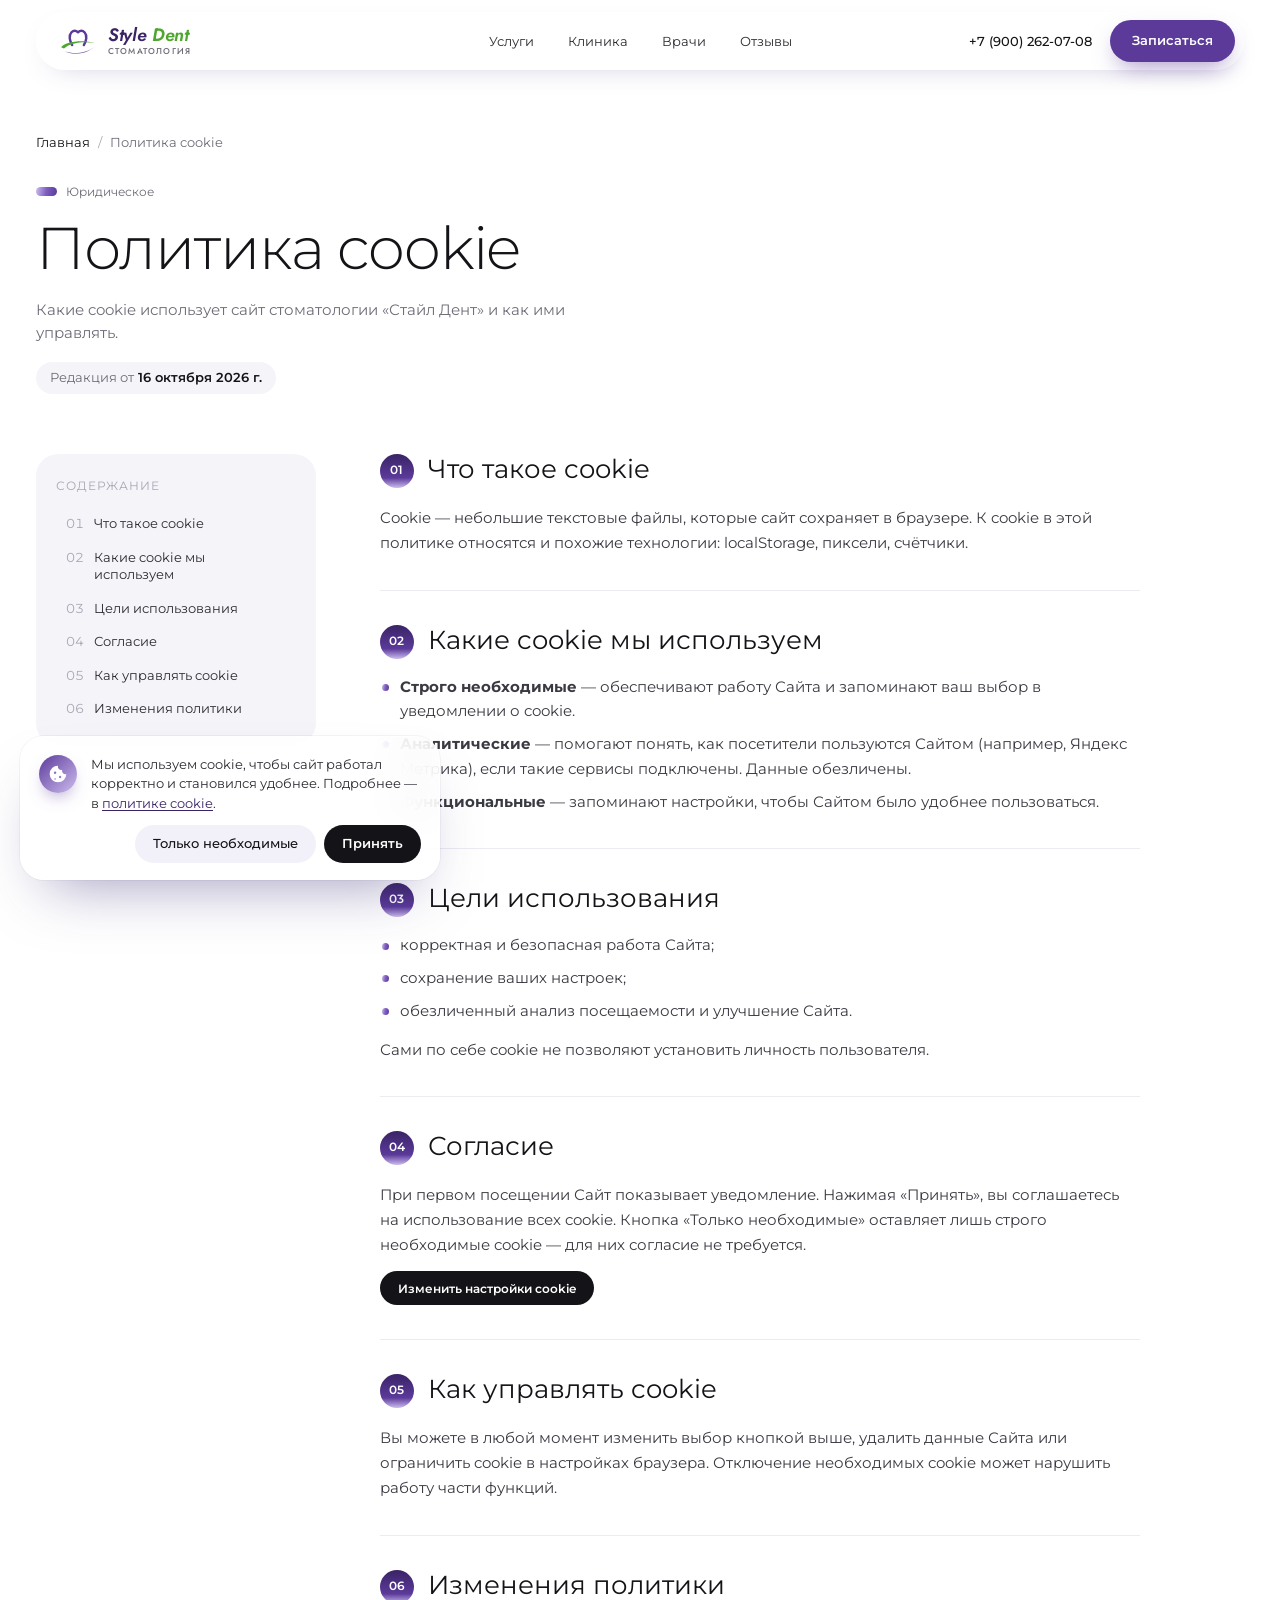
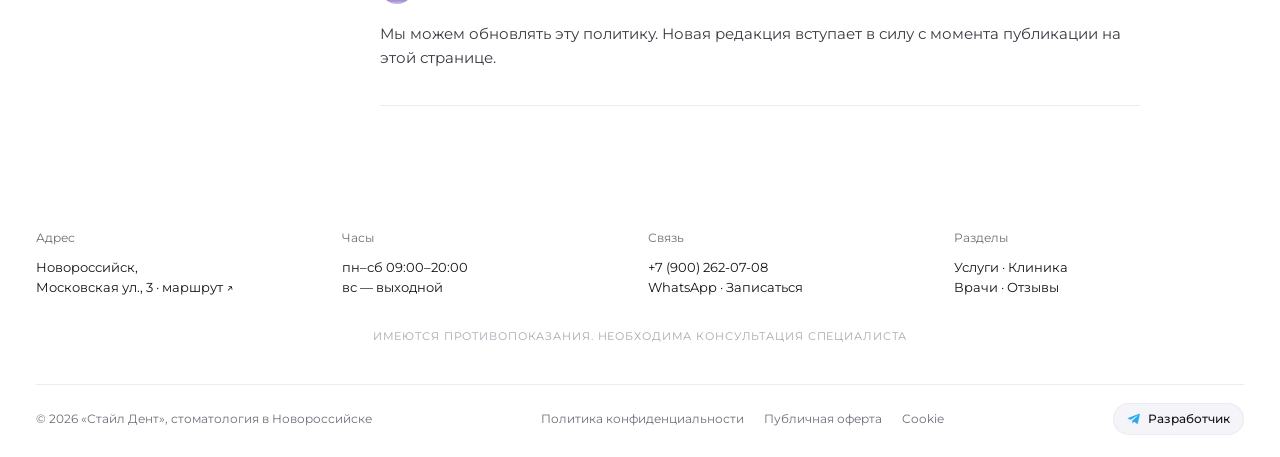
<file: cookies.html>
<!doctype html>
<html lang="ru">
<head>
  <meta charset="utf-8">
  <meta name="viewport" content="width=device-width, initial-scale=1">
  <title>Политика cookie — Стайл Дент</title>
  <meta name="description" content="Какие cookie использует сайт стоматологии «Стайл Дент» и как ими управлять.">
  <link rel="preconnect" href="https://fonts.googleapis.com">
  <link rel="preconnect" href="https://fonts.gstatic.com" crossorigin>
  <link href="https://fonts.googleapis.com/css2?family=Jost:wght@300;400;500&family=Montserrat:wght@300;400;500;600;700&display=swap" rel="stylesheet">
  <link rel="stylesheet" href="styles.css">
</head>
<body class="legal-page theme-brand">

<!-- Шаблон документа: проверьте у юриста и заполните выделенные поля -->
<header class="header" id="header">
  <div class="container header__inner">
    <a href="index.html" class="logo" aria-label="Стайл Дент — на главную">
      <svg class="logo__mark logo__mark--sd" viewBox="0 0 64 48" aria-hidden="true"><path d="M22 31C17.5 24 16 14.5 20.5 9.5c3.8-4.2 8.6-3 11.5-.6 2.9-2.4 7.7-3.6 11.5.6 4.5 5 3 14.5-1.5 21.5" fill="none" stroke="#5b3a9a" stroke-width="4.2" stroke-linecap="round" stroke-linejoin="round"/><path d="M3 34.5c9-9.5 35-13 58-7.2-19.5-2.6-41.5-.6-53 9.6Z" fill="#4ea62e"/><path d="M9 41.5c15 5.5 38 3.6 50-7.4-10.5 11.6-35.5 15-50 7.4Z" fill="#5b3a9a"/></svg>
      <span class="logo__text logo__text--sd"><span class="logo__word">Style <em>Dent</em></span><small>стоматология</small></span>
    </a>
    <nav class="nav" id="nav">
      <a href="index.html#services">Услуги</a>
      <a href="index.html#clinic">Клиника</a>
      <a href="index.html#doctors">Врачи</a>
      <a href="index.html#reviews">Отзывы</a>
    </nav>
    <div class="header__right">
      <a href="tel:+79002620708" class="header__phone">+7 (900) 262-07-08</a>
      <a href="index.html#booking" class="btn btn--blue btn--sm">Записаться</a>
      <button class="burger" id="burger" aria-label="Меню"><span></span><span></span></button>
    </div>
  </div>
</header>

<main class="container legal">
  <nav class="legal__crumbs" aria-label="Навигация"><a href="index.html">Главная</a><span>/</span>Политика cookie</nav>
  <span class="label">Юридическое</span>
  <h1 class="legal__title">Политика cookie</h1>
  <p class="legal__lead">Какие cookie использует сайт стоматологии «Стайл Дент» и как ими управлять.</p>
  <p class="legal__date">Редакция от <b>16 октября 2026 г.</b></p>

  <div class="legal__grid">
    <aside class="legal__toc">
      <span>Содержание</span>
      <ol><li><a href="#s1">Что такое cookie</a></li><li><a href="#s2">Какие cookie мы используем</a></li><li><a href="#s3">Цели использования</a></li><li><a href="#s4">Согласие</a></li><li><a href="#s5">Как управлять cookie</a></li><li><a href="#s6">Изменения политики</a></li></ol>
    </aside>
    <article class="legal__body">
      <section class="legal__sec" id="s1">
        <h2><span>01</span>Что такое cookie</h2>
        <p>Cookie — небольшие текстовые файлы, которые сайт сохраняет в браузере. К cookie в этой политике относятся и похожие технологии: localStorage, пиксели, счётчики.</p>
      </section>
      <section class="legal__sec" id="s2">
        <h2><span>02</span>Какие cookie мы используем</h2>
        <ul><li><b>Строго необходимые</b> — обеспечивают работу Сайта и запоминают ваш выбор в уведомлении о cookie.</li><li><b>Аналитические</b> — помогают понять, как посетители пользуются Сайтом (например, Яндекс Метрика), если такие сервисы подключены. Данные обезличены.</li><li><b>Функциональные</b> — запоминают настройки, чтобы Сайтом было удобнее пользоваться.</li></ul>
      </section>
      <section class="legal__sec" id="s3">
        <h2><span>03</span>Цели использования</h2>
        <ul><li>корректная и безопасная работа Сайта;</li><li>сохранение ваших настроек;</li><li>обезличенный анализ посещаемости и улучшение Сайта.</li></ul><p>Сами по себе cookie не позволяют установить личность пользователя.</p>
      </section>
      <section class="legal__sec" id="s4">
        <h2><span>04</span>Согласие</h2>
        <p>При первом посещении Сайт показывает уведомление. Нажимая «Принять», вы соглашаетесь на использование всех cookie. Кнопка «Только необходимые» оставляет лишь строго необходимые cookie — для них согласие не требуется.</p><p><button type="button" class="btn btn--dark btn--sm" data-cookie-reset>Изменить настройки cookie</button></p>
      </section>
      <section class="legal__sec" id="s5">
        <h2><span>05</span>Как управлять cookie</h2>
        <p>Вы можете в любой момент изменить выбор кнопкой выше, удалить данные Сайта или ограничить cookie в настройках браузера. Отключение необходимых cookie может нарушить работу части функций.</p>
      </section>
      <section class="legal__sec" id="s6">
        <h2><span>06</span>Изменения политики</h2>
        <p>Мы можем обновлять эту политику. Новая редакция вступает в силу с момента публикации на этой странице.</p>
      </section>

    </article>
  </div>
</main>

<footer class="footer container">
  <div class="footer__cols">
    <div><span>Адрес</span><p>Новороссийск,<br>Московская ул., 3 · <a href="https://yandex.ru/maps/org/stayl_dent/56596420801/" target="_blank" rel="noopener">маршрут ↗</a></p></div>
    <div><span>Часы</span><p>пн–сб 09:00–20:00<br>вс — выходной</p></div>
    <div><span>Связь</span><p><a href="tel:+79002620708">+7 (900) 262-07-08</a><br><a href="https://wa.me/79002620708" target="_blank" rel="noopener">WhatsApp</a> · <a href="index.html#booking">Записаться</a></p></div>
    <div><span>Разделы</span><p><a href="index.html#services">Услуги</a> · <a href="index.html#clinic">Клиника</a><br><a href="index.html#doctors">Врачи</a> · <a href="index.html#reviews">Отзывы</a></p></div>
  </div>
  <p class="footer__warn">Имеются противопоказания. Необходима консультация специалиста</p>
  <div class="footer__bottom">
    <span>© 2026 «Стайл Дент», стоматология в Новороссийске</span>
    <nav class="footer__legal" aria-label="Документы">
      <a href="privacy.html">Политика конфиденциальности</a>
      <a href="offer.html">Публичная оферта</a>
      <a href="cookies.html">Cookie</a>
    </nav>
    <a class="dev-link" href="https://t.me/vladimir_nvrs" target="_blank" rel="noopener">
      <svg width="14" height="14" viewBox="0 0 24 24" aria-hidden="true"><path fill="currentColor" d="M21.9 4.3 18.7 19.4c-.2 1-.9 1.3-1.7.8l-4.8-3.6-2.3 2.2c-.3.3-.5.5-1 .5l.3-4.9 8.9-8c.4-.3-.1-.5-.6-.2l-11 6.9-4.7-1.5c-1-.3-1-1 .2-1.5L20.5 3c.9-.3 1.6.2 1.4 1.3z"/></svg>
      Разработчик
    </a>
  </div>
</footer>

<script src="common.js"></script>
</body>
</html>
</file>
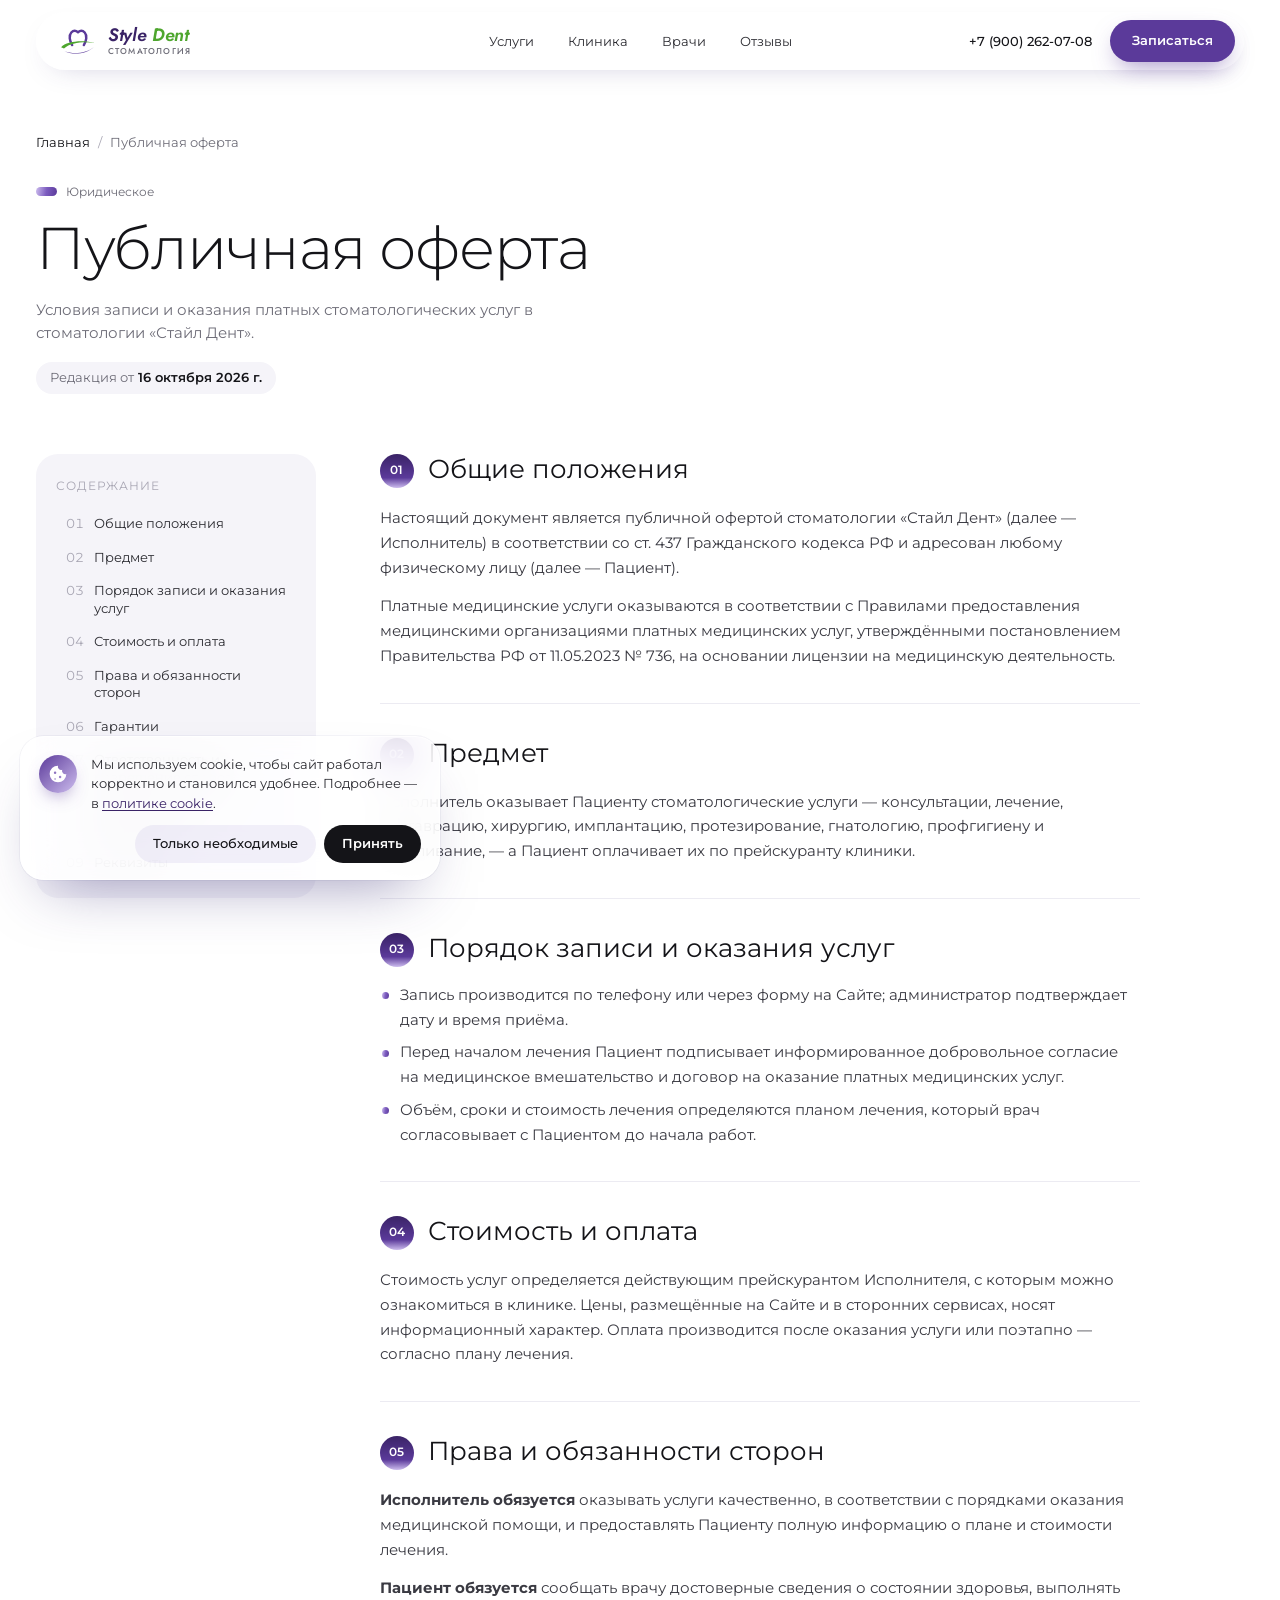
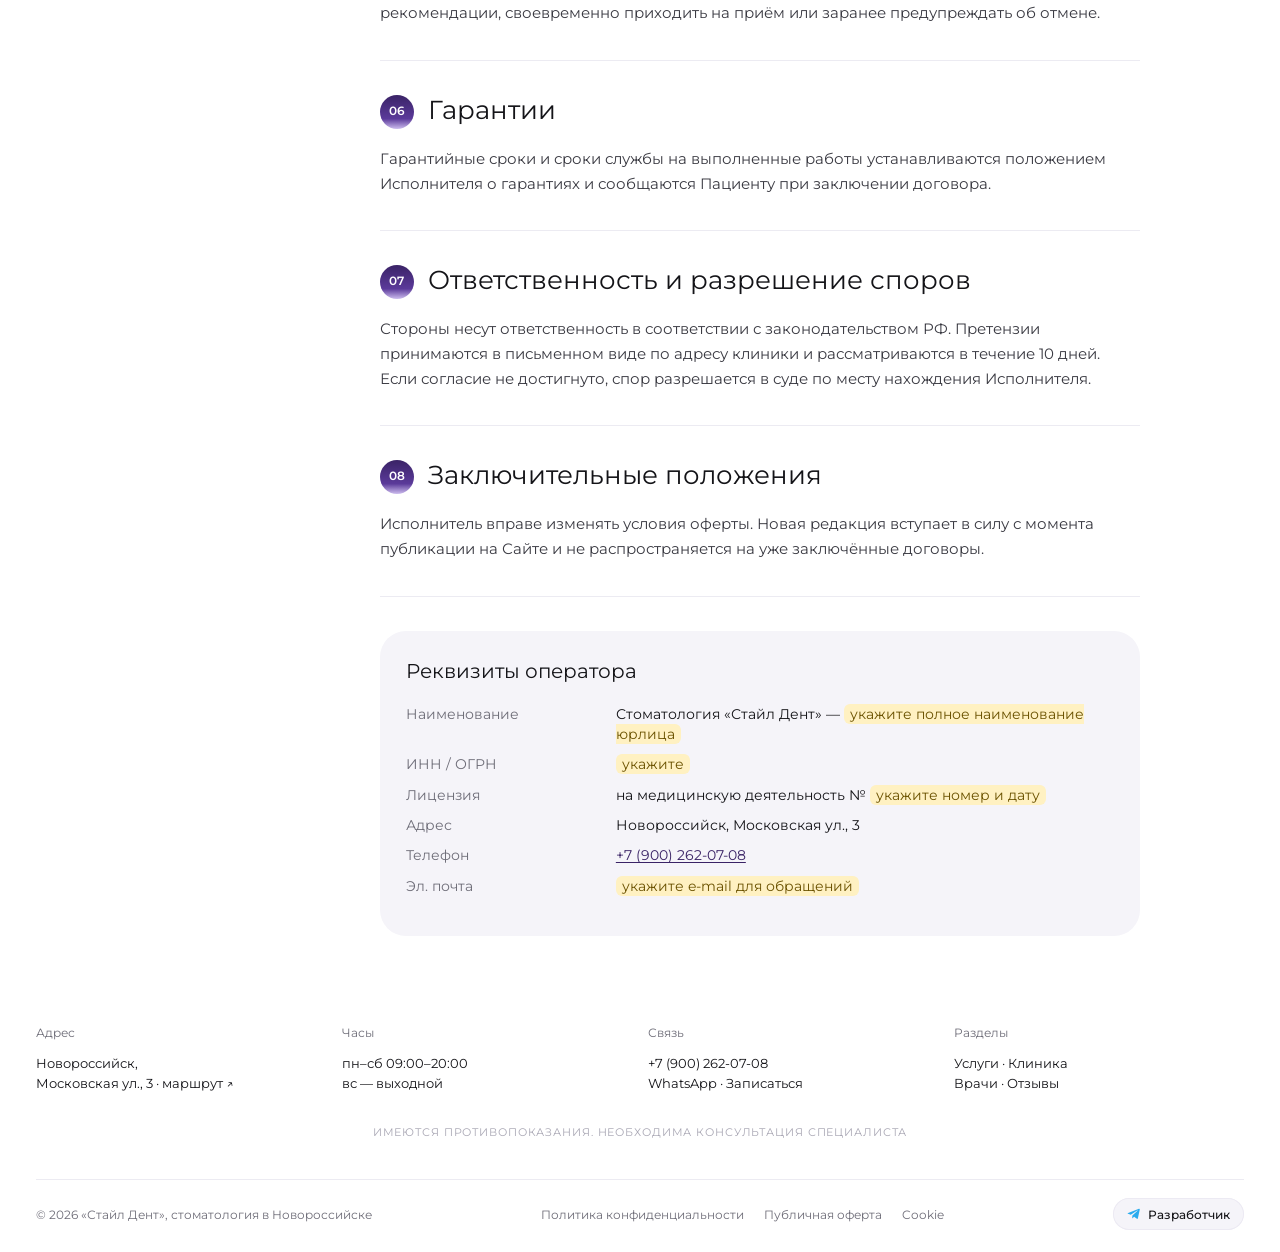
<file: offer.html>
<!doctype html>
<html lang="ru">
<head>
  <meta charset="utf-8">
  <meta name="viewport" content="width=device-width, initial-scale=1">
  <title>Публичная оферта — Стайл Дент</title>
  <meta name="description" content="Условия записи и оказания платных стоматологических услуг в стоматологии «Стайл Дент».">
  <link rel="preconnect" href="https://fonts.googleapis.com">
  <link rel="preconnect" href="https://fonts.gstatic.com" crossorigin>
  <link href="https://fonts.googleapis.com/css2?family=Jost:wght@300;400;500&family=Montserrat:wght@300;400;500;600;700&display=swap" rel="stylesheet">
  <link rel="stylesheet" href="styles.css">
</head>
<body class="legal-page theme-brand">

<!-- Шаблон документа: проверьте у юриста и заполните выделенные поля -->
<header class="header" id="header">
  <div class="container header__inner">
    <a href="index.html" class="logo" aria-label="Стайл Дент — на главную">
      <svg class="logo__mark logo__mark--sd" viewBox="0 0 64 48" aria-hidden="true"><path d="M22 31C17.5 24 16 14.5 20.5 9.5c3.8-4.2 8.6-3 11.5-.6 2.9-2.4 7.7-3.6 11.5.6 4.5 5 3 14.5-1.5 21.5" fill="none" stroke="#5b3a9a" stroke-width="4.2" stroke-linecap="round" stroke-linejoin="round"/><path d="M3 34.5c9-9.5 35-13 58-7.2-19.5-2.6-41.5-.6-53 9.6Z" fill="#4ea62e"/><path d="M9 41.5c15 5.5 38 3.6 50-7.4-10.5 11.6-35.5 15-50 7.4Z" fill="#5b3a9a"/></svg>
      <span class="logo__text logo__text--sd"><span class="logo__word">Style <em>Dent</em></span><small>стоматология</small></span>
    </a>
    <nav class="nav" id="nav">
      <a href="index.html#services">Услуги</a>
      <a href="index.html#clinic">Клиника</a>
      <a href="index.html#doctors">Врачи</a>
      <a href="index.html#reviews">Отзывы</a>
    </nav>
    <div class="header__right">
      <a href="tel:+79002620708" class="header__phone">+7 (900) 262-07-08</a>
      <a href="index.html#booking" class="btn btn--blue btn--sm">Записаться</a>
      <button class="burger" id="burger" aria-label="Меню"><span></span><span></span></button>
    </div>
  </div>
</header>

<main class="container legal">
  <nav class="legal__crumbs" aria-label="Навигация"><a href="index.html">Главная</a><span>/</span>Публичная оферта</nav>
  <span class="label">Юридическое</span>
  <h1 class="legal__title">Публичная оферта</h1>
  <p class="legal__lead">Условия записи и оказания платных стоматологических услуг в стоматологии «Стайл Дент».</p>
  <p class="legal__date">Редакция от <b>16 октября 2026 г.</b></p>

  <div class="legal__grid">
    <aside class="legal__toc">
      <span>Содержание</span>
      <ol><li><a href="#s1">Общие положения</a></li><li><a href="#s2">Предмет</a></li><li><a href="#s3">Порядок записи и оказания услуг</a></li><li><a href="#s4">Стоимость и оплата</a></li><li><a href="#s5">Права и обязанности сторон</a></li><li><a href="#s6">Гарантии</a></li><li><a href="#s7">Ответственность и разрешение споров</a></li><li><a href="#s8">Заключительные положения</a></li><li><a href="#req">Реквизиты</a></li></ol>
    </aside>
    <article class="legal__body">
      <section class="legal__sec" id="s1">
        <h2><span>01</span>Общие положения</h2>
        <p>Настоящий документ является публичной офертой стоматологии «Стайл Дент» (далее — Исполнитель) в соответствии со ст. 437 Гражданского кодекса РФ и адресован любому физическому лицу (далее — Пациент).</p><p>Платные медицинские услуги оказываются в соответствии с Правилами предоставления медицинскими организациями платных медицинских услуг, утверждёнными постановлением Правительства РФ от 11.05.2023 № 736, на основании лицензии на медицинскую деятельность.</p>
      </section>
      <section class="legal__sec" id="s2">
        <h2><span>02</span>Предмет</h2>
        <p>Исполнитель оказывает Пациенту стоматологические услуги — консультации, лечение, реставрацию, хирургию, имплантацию, протезирование, гнатологию, профгигиену и отбеливание, — а Пациент оплачивает их по прейскуранту клиники.</p>
      </section>
      <section class="legal__sec" id="s3">
        <h2><span>03</span>Порядок записи и оказания услуг</h2>
        <ul><li>Запись производится по телефону или через форму на Сайте; администратор подтверждает дату и время приёма.</li><li>Перед началом лечения Пациент подписывает информированное добровольное согласие на медицинское вмешательство и договор на оказание платных медицинских услуг.</li><li>Объём, сроки и стоимость лечения определяются планом лечения, который врач согласовывает с Пациентом до начала работ.</li></ul>
      </section>
      <section class="legal__sec" id="s4">
        <h2><span>04</span>Стоимость и оплата</h2>
        <p>Стоимость услуг определяется действующим прейскурантом Исполнителя, с которым можно ознакомиться в клинике. Цены, размещённые на Сайте и в сторонних сервисах, носят информационный характер. Оплата производится после оказания услуги или поэтапно — согласно плану лечения.</p>
      </section>
      <section class="legal__sec" id="s5">
        <h2><span>05</span>Права и обязанности сторон</h2>
        <p><b>Исполнитель обязуется</b> оказывать услуги качественно, в соответствии с порядками оказания медицинской помощи, и предоставлять Пациенту полную информацию о плане и стоимости лечения.</p><p><b>Пациент обязуется</b> сообщать врачу достоверные сведения о состоянии здоровья, выполнять рекомендации, своевременно приходить на приём или заранее предупреждать об отмене.</p>
      </section>
      <section class="legal__sec" id="s6">
        <h2><span>06</span>Гарантии</h2>
        <p>Гарантийные сроки и сроки службы на выполненные работы устанавливаются положением Исполнителя о гарантиях и сообщаются Пациенту при заключении договора.</p>
      </section>
      <section class="legal__sec" id="s7">
        <h2><span>07</span>Ответственность и разрешение споров</h2>
        <p>Стороны несут ответственность в соответствии с законодательством РФ. Претензии принимаются в письменном виде по адресу клиники и рассматриваются в течение 10 дней. Если согласие не достигнуто, спор разрешается в суде по месту нахождения Исполнителя.</p>
      </section>
      <section class="legal__sec" id="s8">
        <h2><span>08</span>Заключительные положения</h2>
        <p>Исполнитель вправе изменять условия оферты. Новая редакция вступает в силу с момента публикации на Сайте и не распространяется на уже заключённые договоры.</p>
      </section>
      <div class="legal__req" id="req">
        <h2>Реквизиты оператора</h2>
        <dl>
          <dt>Наименование</dt><dd>Стоматология «Стайл Дент» — <mark>укажите полное наименование юрлица</mark></dd>
          <dt>ИНН / ОГРН</dt><dd><mark>укажите</mark></dd>
          <dt>Лицензия</dt><dd>на медицинскую деятельность № <mark>укажите номер и дату</mark></dd>
          <dt>Адрес</dt><dd>Новороссийск, Московская ул., 3</dd>
          <dt>Телефон</dt><dd><a href="tel:+79002620708">+7 (900) 262-07-08</a></dd>
          <dt>Эл. почта</dt><dd><mark>укажите e-mail для обращений</mark></dd>
        </dl>
      </div>
    </article>
  </div>
</main>

<footer class="footer container">
  <div class="footer__cols">
    <div><span>Адрес</span><p>Новороссийск,<br>Московская ул., 3 · <a href="https://yandex.ru/maps/org/stayl_dent/56596420801/" target="_blank" rel="noopener">маршрут ↗</a></p></div>
    <div><span>Часы</span><p>пн–сб 09:00–20:00<br>вс — выходной</p></div>
    <div><span>Связь</span><p><a href="tel:+79002620708">+7 (900) 262-07-08</a><br><a href="https://wa.me/79002620708" target="_blank" rel="noopener">WhatsApp</a> · <a href="index.html#booking">Записаться</a></p></div>
    <div><span>Разделы</span><p><a href="index.html#services">Услуги</a> · <a href="index.html#clinic">Клиника</a><br><a href="index.html#doctors">Врачи</a> · <a href="index.html#reviews">Отзывы</a></p></div>
  </div>
  <p class="footer__warn">Имеются противопоказания. Необходима консультация специалиста</p>
  <div class="footer__bottom">
    <span>© 2026 «Стайл Дент», стоматология в Новороссийске</span>
    <nav class="footer__legal" aria-label="Документы">
      <a href="privacy.html">Политика конфиденциальности</a>
      <a href="offer.html">Публичная оферта</a>
      <a href="cookies.html">Cookie</a>
    </nav>
    <a class="dev-link" href="https://t.me/vladimir_nvrs" target="_blank" rel="noopener">
      <svg width="14" height="14" viewBox="0 0 24 24" aria-hidden="true"><path fill="currentColor" d="M21.9 4.3 18.7 19.4c-.2 1-.9 1.3-1.7.8l-4.8-3.6-2.3 2.2c-.3.3-.5.5-1 .5l.3-4.9 8.9-8c.4-.3-.1-.5-.6-.2l-11 6.9-4.7-1.5c-1-.3-1-1 .2-1.5L20.5 3c.9-.3 1.6.2 1.4 1.3z"/></svg>
      Разработчик
    </a>
  </div>
</footer>

<script src="common.js"></script>
</body>
</html>
</file>
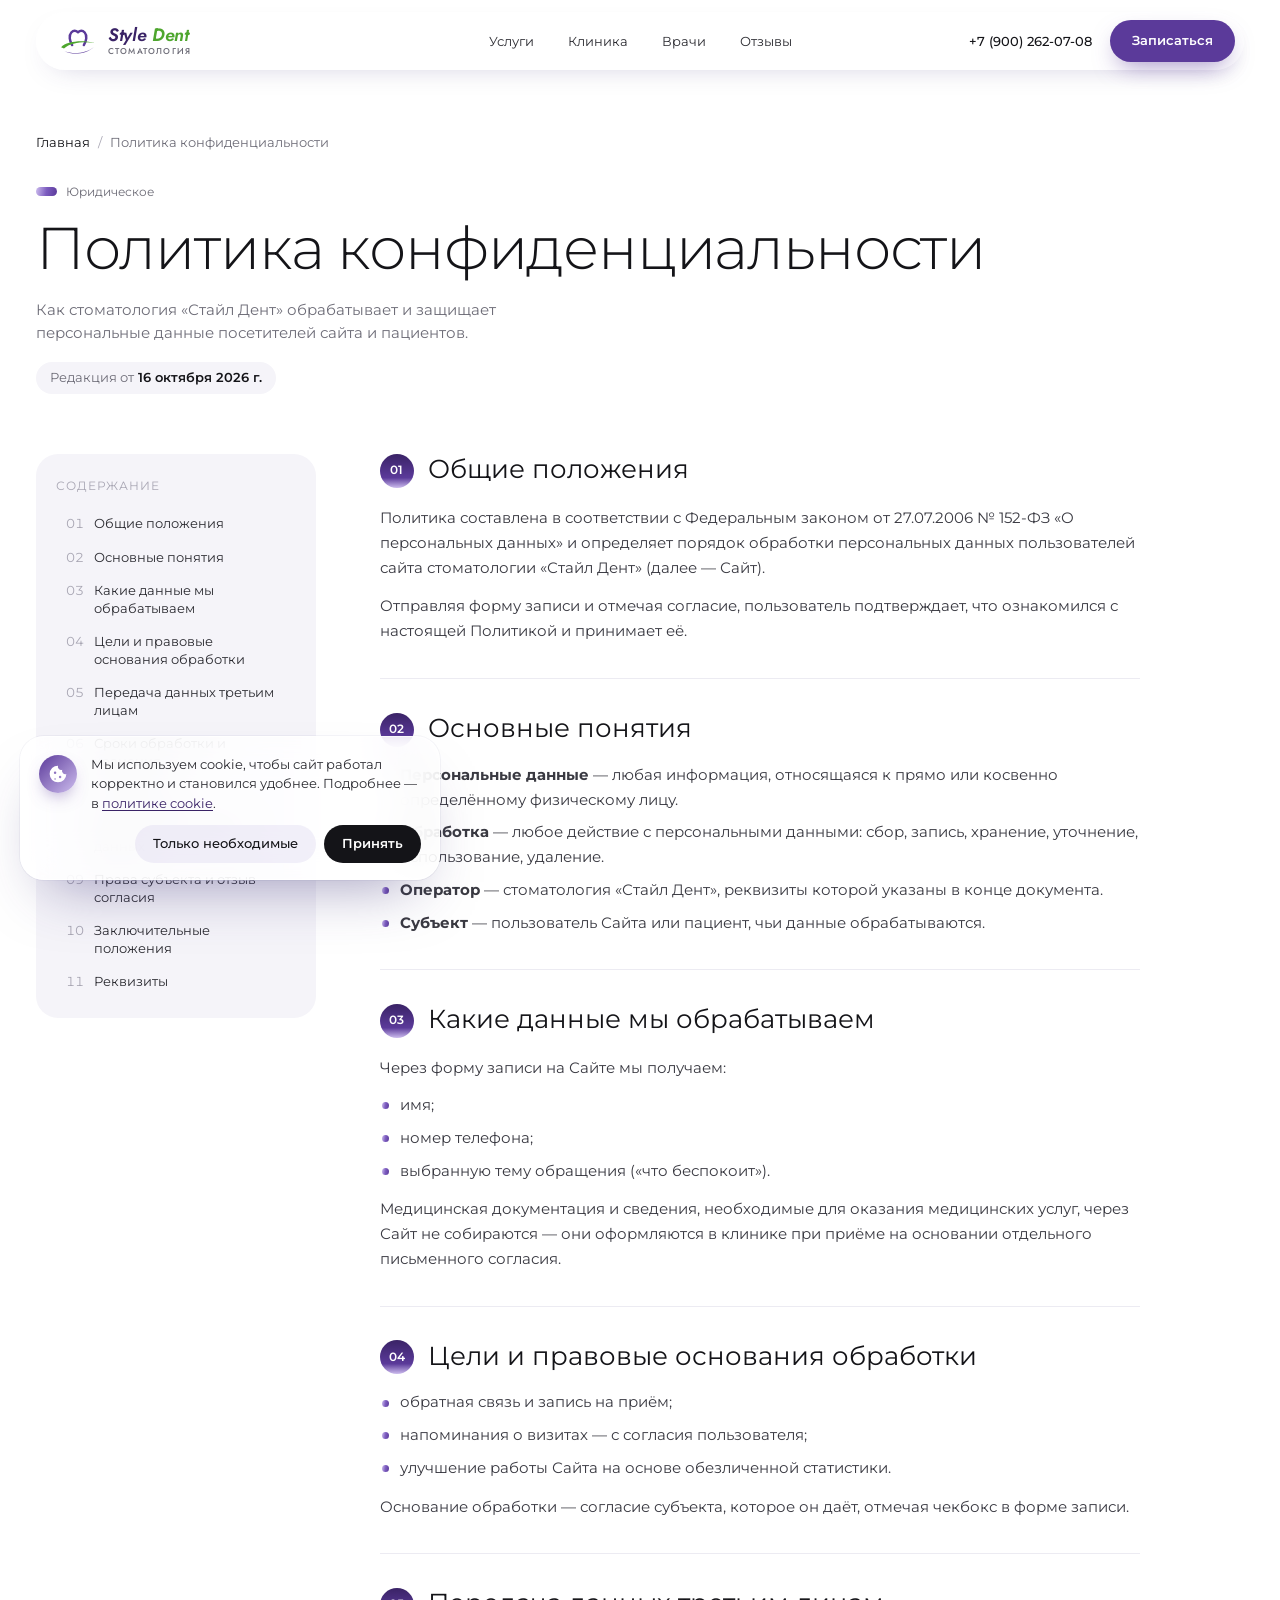
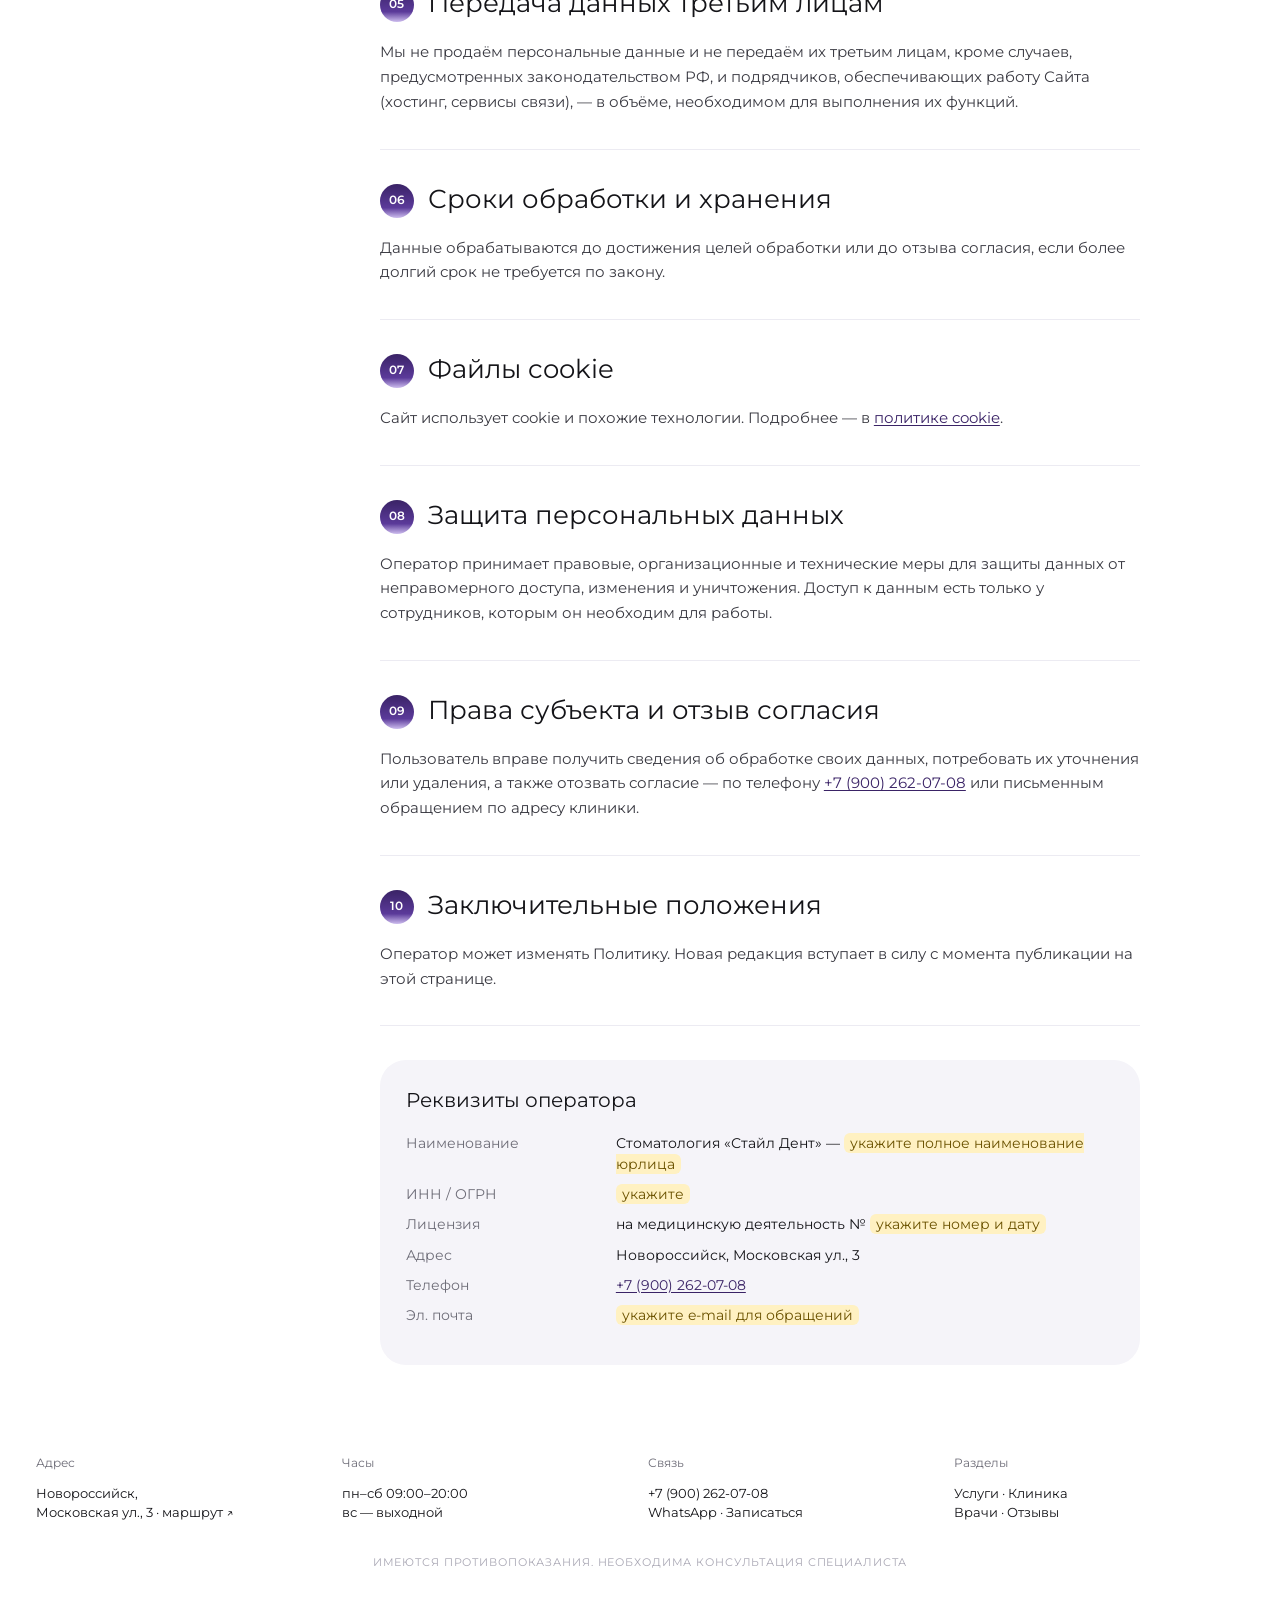
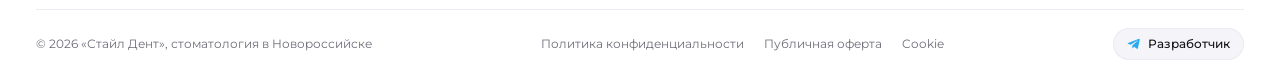
<file: privacy.html>
<!doctype html>
<html lang="ru">
<head>
  <meta charset="utf-8">
  <meta name="viewport" content="width=device-width, initial-scale=1">
  <title>Политика конфиденциальности — Стайл Дент</title>
  <meta name="description" content="Как стоматология «Стайл Дент» обрабатывает и защищает персональные данные посетителей сайта и пациентов.">
  <link rel="preconnect" href="https://fonts.googleapis.com">
  <link rel="preconnect" href="https://fonts.gstatic.com" crossorigin>
  <link href="https://fonts.googleapis.com/css2?family=Jost:wght@300;400;500&family=Montserrat:wght@300;400;500;600;700&display=swap" rel="stylesheet">
  <link rel="stylesheet" href="styles.css">
</head>
<body class="legal-page theme-brand">

<!-- Шаблон документа: проверьте у юриста и заполните выделенные поля -->
<header class="header" id="header">
  <div class="container header__inner">
    <a href="index.html" class="logo" aria-label="Стайл Дент — на главную">
      <svg class="logo__mark logo__mark--sd" viewBox="0 0 64 48" aria-hidden="true"><path d="M22 31C17.5 24 16 14.5 20.5 9.5c3.8-4.2 8.6-3 11.5-.6 2.9-2.4 7.7-3.6 11.5.6 4.5 5 3 14.5-1.5 21.5" fill="none" stroke="#5b3a9a" stroke-width="4.2" stroke-linecap="round" stroke-linejoin="round"/><path d="M3 34.5c9-9.5 35-13 58-7.2-19.5-2.6-41.5-.6-53 9.6Z" fill="#4ea62e"/><path d="M9 41.5c15 5.5 38 3.6 50-7.4-10.5 11.6-35.5 15-50 7.4Z" fill="#5b3a9a"/></svg>
      <span class="logo__text logo__text--sd"><span class="logo__word">Style <em>Dent</em></span><small>стоматология</small></span>
    </a>
    <nav class="nav" id="nav">
      <a href="index.html#services">Услуги</a>
      <a href="index.html#clinic">Клиника</a>
      <a href="index.html#doctors">Врачи</a>
      <a href="index.html#reviews">Отзывы</a>
    </nav>
    <div class="header__right">
      <a href="tel:+79002620708" class="header__phone">+7 (900) 262-07-08</a>
      <a href="index.html#booking" class="btn btn--blue btn--sm">Записаться</a>
      <button class="burger" id="burger" aria-label="Меню"><span></span><span></span></button>
    </div>
  </div>
</header>

<main class="container legal">
  <nav class="legal__crumbs" aria-label="Навигация"><a href="index.html">Главная</a><span>/</span>Политика конфиденциальности</nav>
  <span class="label">Юридическое</span>
  <h1 class="legal__title">Политика конфиденциальности</h1>
  <p class="legal__lead">Как стоматология «Стайл Дент» обрабатывает и защищает персональные данные посетителей сайта и пациентов.</p>
  <p class="legal__date">Редакция от <b>16 октября 2026 г.</b></p>

  <div class="legal__grid">
    <aside class="legal__toc">
      <span>Содержание</span>
      <ol><li><a href="#s1">Общие положения</a></li><li><a href="#s2">Основные понятия</a></li><li><a href="#s3">Какие данные мы обрабатываем</a></li><li><a href="#s4">Цели и правовые основания обработки</a></li><li><a href="#s5">Передача данных третьим лицам</a></li><li><a href="#s6">Сроки обработки и хранения</a></li><li><a href="#s7">Файлы cookie</a></li><li><a href="#s8">Защита персональных данных</a></li><li><a href="#s9">Права субъекта и отзыв согласия</a></li><li><a href="#s10">Заключительные положения</a></li><li><a href="#req">Реквизиты</a></li></ol>
    </aside>
    <article class="legal__body">
      <section class="legal__sec" id="s1">
        <h2><span>01</span>Общие положения</h2>
        <p>Политика составлена в соответствии с Федеральным законом от 27.07.2006 № 152-ФЗ «О персональных данных» и определяет порядок обработки персональных данных пользователей сайта стоматологии «Стайл Дент» (далее — Сайт).</p><p>Отправляя форму записи и отмечая согласие, пользователь подтверждает, что ознакомился с настоящей Политикой и принимает её.</p>
      </section>
      <section class="legal__sec" id="s2">
        <h2><span>02</span>Основные понятия</h2>
        <ul><li><b>Персональные данные</b> — любая информация, относящаяся к прямо или косвенно определённому физическому лицу.</li><li><b>Обработка</b> — любое действие с персональными данными: сбор, запись, хранение, уточнение, использование, удаление.</li><li><b>Оператор</b> — стоматология «Стайл Дент», реквизиты которой указаны в конце документа.</li><li><b>Субъект</b> — пользователь Сайта или пациент, чьи данные обрабатываются.</li></ul>
      </section>
      <section class="legal__sec" id="s3">
        <h2><span>03</span>Какие данные мы обрабатываем</h2>
        <p>Через форму записи на Сайте мы получаем:</p><ul><li>имя;</li><li>номер телефона;</li><li>выбранную тему обращения («что беспокоит»).</li></ul><p>Медицинская документация и сведения, необходимые для оказания медицинских услуг, через Сайт не собираются — они оформляются в клинике при приёме на основании отдельного письменного согласия.</p>
      </section>
      <section class="legal__sec" id="s4">
        <h2><span>04</span>Цели и правовые основания обработки</h2>
        <ul><li>обратная связь и запись на приём;</li><li>напоминания о визитах — с согласия пользователя;</li><li>улучшение работы Сайта на основе обезличенной статистики.</li></ul><p>Основание обработки — согласие субъекта, которое он даёт, отмечая чекбокс в форме записи.</p>
      </section>
      <section class="legal__sec" id="s5">
        <h2><span>05</span>Передача данных третьим лицам</h2>
        <p>Мы не продаём персональные данные и не передаём их третьим лицам, кроме случаев, предусмотренных законодательством РФ, и подрядчиков, обеспечивающих работу Сайта (хостинг, сервисы связи), — в объёме, необходимом для выполнения их функций.</p>
      </section>
      <section class="legal__sec" id="s6">
        <h2><span>06</span>Сроки обработки и хранения</h2>
        <p>Данные обрабатываются до достижения целей обработки или до отзыва согласия, если более долгий срок не требуется по закону.</p>
      </section>
      <section class="legal__sec" id="s7">
        <h2><span>07</span>Файлы cookie</h2>
        <p>Сайт использует cookie и похожие технологии. Подробнее — в <a href="cookies.html">политике cookie</a>.</p>
      </section>
      <section class="legal__sec" id="s8">
        <h2><span>08</span>Защита персональных данных</h2>
        <p>Оператор принимает правовые, организационные и технические меры для защиты данных от неправомерного доступа, изменения и уничтожения. Доступ к данным есть только у сотрудников, которым он необходим для работы.</p>
      </section>
      <section class="legal__sec" id="s9">
        <h2><span>09</span>Права субъекта и отзыв согласия</h2>
        <p>Пользователь вправе получить сведения об обработке своих данных, потребовать их уточнения или удаления, а также отозвать согласие — по телефону <a href="tel:+79002620708">+7 (900) 262-07-08</a> или письменным обращением по адресу клиники.</p>
      </section>
      <section class="legal__sec" id="s10">
        <h2><span>10</span>Заключительные положения</h2>
        <p>Оператор может изменять Политику. Новая редакция вступает в силу с момента публикации на этой странице.</p>
      </section>
      <div class="legal__req" id="req">
        <h2>Реквизиты оператора</h2>
        <dl>
          <dt>Наименование</dt><dd>Стоматология «Стайл Дент» — <mark>укажите полное наименование юрлица</mark></dd>
          <dt>ИНН / ОГРН</dt><dd><mark>укажите</mark></dd>
          <dt>Лицензия</dt><dd>на медицинскую деятельность № <mark>укажите номер и дату</mark></dd>
          <dt>Адрес</dt><dd>Новороссийск, Московская ул., 3</dd>
          <dt>Телефон</dt><dd><a href="tel:+79002620708">+7 (900) 262-07-08</a></dd>
          <dt>Эл. почта</dt><dd><mark>укажите e-mail для обращений</mark></dd>
        </dl>
      </div>
    </article>
  </div>
</main>

<footer class="footer container">
  <div class="footer__cols">
    <div><span>Адрес</span><p>Новороссийск,<br>Московская ул., 3 · <a href="https://yandex.ru/maps/org/stayl_dent/56596420801/" target="_blank" rel="noopener">маршрут ↗</a></p></div>
    <div><span>Часы</span><p>пн–сб 09:00–20:00<br>вс — выходной</p></div>
    <div><span>Связь</span><p><a href="tel:+79002620708">+7 (900) 262-07-08</a><br><a href="https://wa.me/79002620708" target="_blank" rel="noopener">WhatsApp</a> · <a href="index.html#booking">Записаться</a></p></div>
    <div><span>Разделы</span><p><a href="index.html#services">Услуги</a> · <a href="index.html#clinic">Клиника</a><br><a href="index.html#doctors">Врачи</a> · <a href="index.html#reviews">Отзывы</a></p></div>
  </div>
  <p class="footer__warn">Имеются противопоказания. Необходима консультация специалиста</p>
  <div class="footer__bottom">
    <span>© 2026 «Стайл Дент», стоматология в Новороссийске</span>
    <nav class="footer__legal" aria-label="Документы">
      <a href="privacy.html">Политика конфиденциальности</a>
      <a href="offer.html">Публичная оферта</a>
      <a href="cookies.html">Cookie</a>
    </nav>
    <a class="dev-link" href="https://t.me/vladimir_nvrs" target="_blank" rel="noopener">
      <svg width="14" height="14" viewBox="0 0 24 24" aria-hidden="true"><path fill="currentColor" d="M21.9 4.3 18.7 19.4c-.2 1-.9 1.3-1.7.8l-4.8-3.6-2.3 2.2c-.3.3-.5.5-1 .5l.3-4.9 8.9-8c.4-.3-.1-.5-.6-.2l-11 6.9-4.7-1.5c-1-.3-1-1 .2-1.5L20.5 3c.9-.3 1.6.2 1.4 1.3z"/></svg>
      Разработчик
    </a>
  </div>
</footer>

<script src="common.js"></script>
</body>
</html>
</file>
<file: styles.css>
/* =========================================================
   Опал — клиника эстетической стоматологии
   ========================================================= */

:root {
  --ink: #141418;
  --text: #2a2a30;
  --gray: #6e6d78;
  --muted: #a9a7b4;
  --line: #ecebf2;
  --soft: #f5f4f9;
  --blue: #5b8fef;
  --blue-dark: #4a7fe0;

  --violet-1: #534788;
  --violet-2: #7a6cb4;
  --violet-3: #beb5e2;

  --radius-lg: 26px;
  --radius: 22px;
  --radius-sm: 14px;

  --pad: clamp(16px, 2.8vw, 40px);
  --gap: clamp(8px, 1vw, 14px);
  --header-h: 70px;

  --ease: cubic-bezier(.22, .8, .24, 1);
  --font: "Montserrat", system-ui, -apple-system, "Segoe UI", sans-serif;

  --grad-opal: linear-gradient(100deg, #a9c4f5 0%, #c8b6ee 45%, #f0bcd9 100%);
}

*,
*::before,
*::after { box-sizing: border-box; }

html { scroll-behavior: smooth; scroll-padding-top: calc(var(--header-h) + 16px); }

body {
  margin: 0;
  background: #fff;
  color: var(--ink);
  font-family: var(--font);
  font-size: 15px;
  line-height: 1.45;
  -webkit-font-smoothing: antialiased;
  overflow-x: hidden;
}

img { display: block; max-width: 100%; }
a { color: inherit; text-decoration: none; }
button, input, select { font: inherit; color: inherit; }
h1, h2, h3, p, ol, ul, figure, blockquote { margin: 0; padding: 0; }
ul, ol { list-style: none; }

.container {
  width: 100%;
  max-width: 1440px;
  margin: 0 auto;
  padding-left: var(--pad);
  padding-right: var(--pad);
}

/* ---------- Иконка-стрелка ↗ (поворачивается в → при наведении) ---------- */
.arr {
  display: inline-block;
  width: 10px;
  height: 10px;
  flex: none;
  background: currentColor;
  -webkit-mask: url("data:image/svg+xml,%3Csvg xmlns='http://www.w3.org/2000/svg' viewBox='0 0 10 10'%3E%3Cpath d='M2 8 8 2M3.2 2H8v4.8' fill='none' stroke='%23000' stroke-width='1.5' stroke-linecap='round' stroke-linejoin='round'/%3E%3C/svg%3E") center / contain no-repeat;
          mask: url("data:image/svg+xml,%3Csvg xmlns='http://www.w3.org/2000/svg' viewBox='0 0 10 10'%3E%3Cpath d='M2 8 8 2M3.2 2H8v4.8' fill='none' stroke='%23000' stroke-width='1.5' stroke-linecap='round' stroke-linejoin='round'/%3E%3C/svg%3E") center / contain no-repeat;
  transition: transform .35s var(--ease);
}

/* ---------- Кнопки ---------- */
.btn {
  display: inline-flex;
  align-items: center;
  justify-content: center;
  gap: 12px;
  border: 0;
  border-radius: 999px;
  font-weight: 600;
  cursor: pointer;
  white-space: nowrap;
  transition: background .25s, color .25s, box-shadow .3s, transform .3s var(--ease);
}
.btn:hover .arr { transform: rotate(45deg); }
.btn:active { transform: scale(.97); }

.btn--blue {
  background: var(--blue);
  color: #fff;
  box-shadow: 0 10px 24px -8px rgba(76, 125, 230, .65);
}
.btn--blue:hover { background: var(--blue-dark); box-shadow: 0 14px 30px -8px rgba(76, 125, 230, .75); }

.btn--dark { background: var(--ink); color: #fff; }
.btn--dark:hover { background: #000; }

.btn--white { background: #fff; color: var(--ink); }
.btn--white:hover { background: var(--ink); color: #fff; }

.btn--sm { height: 34px; padding: 0 18px; font-size: 12px; }
.btn--xs { height: 32px; padding: 0 14px; font-size: 11.5px; gap: 8px; }
.btn--lg { height: 44px; padding: 0 22px; font-size: 13px; }
.btn--block { width: 100%; height: 48px; font-size: 14px; }

.btn-outline {
  display: inline-flex;
  align-items: center;
  gap: 10px;
  height: 0.76em;
  min-height: 38px;
  padding: 0 18px 0 16px;
  border: 1.5px solid var(--ink);
  border-radius: 999px;
  font-size: 14px;
  font-weight: 500;
  line-height: 1;
  letter-spacing: 0;
  vertical-align: 0.35em;
  margin-left: 6px;
  transition: background .25s, color .25s;
}
.btn-outline:hover { background: var(--ink); color: #fff; }

.nowrap { white-space: nowrap; }

.link-underline {
  font-size: 13px;
  font-weight: 500;
  padding-bottom: 3px;
  background: linear-gradient(currentColor, currentColor) left bottom / 100% 1.5px no-repeat;
  transition: background-size .35s var(--ease);
}
.link-underline:hover { background-size: 30% 1.5px; }

.circle-btn {
  position: absolute;
  top: 18px;
  right: 18px;
  z-index: 3;
  display: grid;
  place-items: center;
  width: 30px;
  height: 30px;
  border-radius: 50%;
  background: #fff;
  color: var(--ink);
  transition: background .25s, color .25s, transform .35s var(--ease);
}
.circle-btn .arr { width: 9px; height: 9px; }
.circle-btn--lg { top: auto; bottom: 20px; right: 20px; width: 38px; height: 38px; }
.circle-btn--lg .arr { width: 10px; height: 10px; }

.chip {
  position: relative;
  z-index: 2;
  align-self: flex-start;
  display: inline-flex;
  align-items: center;
  height: 26px;
  padding: 0 12px;
  border-radius: 999px;
  background: #fff;
  color: var(--ink);
  font-size: 11.5px;
  font-weight: 500;
}

.tag {
  position: absolute;
  z-index: 3;
  display: inline-flex;
  align-items: center;
  gap: 8px;
  height: 28px;
  padding: 0 13px;
  border-radius: 999px;
  font-size: 12px;
  font-weight: 600;
}
.tag--light { background: rgba(255, 255, 255, .92); color: var(--ink); }
.tag--dark { background: rgba(20, 20, 24, .92); color: #fff; }

.label {
  display: inline-flex;
  align-items: center;
  gap: 9px;
  font-size: 12px;
  color: var(--gray);
}
.label::before {
  content: "";
  width: 21px;
  height: 9px;
  border-radius: 999px;
  background: var(--grad-opal);
}

.h2 {
  margin-top: 18px;
  font-size: clamp(32px, 4.2vw, 60px);
  font-weight: 300;
  line-height: 1.08;
  letter-spacing: -0.02em;
}
.muted { color: var(--muted); }

.lead {
  max-width: 340px;
  font-size: 14px;
  line-height: 1.5;
  color: var(--gray);
}

/* ---------- Появление при скролле ---------- */
.reveal {
  opacity: 0;
  transform: translateY(28px);
  transition: opacity .9s var(--ease), transform .9s var(--ease);
  transition-delay: var(--d, 0s);
}
.reveal.is-in { opacity: 1; transform: none; }

@keyframes float {
  0%, 100% { transform: translateY(0) rotate(0); }
  50% { transform: translateY(-10px) rotate(1.5deg); }
}
.float { animation: float 6s ease-in-out infinite; }
.float--slow { animation-duration: 8s; }

/* =========================================================
   Шапка
   ========================================================= */
.header {
  position: fixed;
  inset: 0 0 auto;
  z-index: 50;
  height: var(--header-h);
  padding-top: 12px;
  pointer-events: none;
}
/* Шапка-«таблетка» */
.header__inner {
  position: relative;
  display: flex;
  align-items: center;
  justify-content: space-between;
  gap: 16px;
  width: calc(100% - 2 * var(--pad));
  max-width: 1360px;
  height: 58px;
  margin: 0 auto;
  padding: 0 8px 0 22px;
  border-radius: 999px;
  border: 1px solid rgba(255, 255, 255, .7);
  background: rgba(255, 255, 255, .62);
  -webkit-backdrop-filter: blur(20px) saturate(1.5);
          backdrop-filter: blur(20px) saturate(1.5);
  box-shadow: 0 1px 0 rgba(255, 255, 255, .9) inset, 0 10px 30px -18px rgba(60, 50, 120, .35);
  pointer-events: auto;
  transition: max-width .6s var(--ease), background .4s, box-shadow .4s;
}
.header.is-scrolled .header__inner {
  max-width: 1120px;
  background: rgba(255, 255, 255, .8);
  box-shadow: 0 1px 0 rgba(255, 255, 255, .9) inset, 0 18px 40px -20px rgba(60, 50, 120, .45), 0 0 0 1px rgba(90, 80, 140, .06);
}

.logo { display: inline-flex; align-items: center; gap: 11px; color: var(--ink); }
.logo__mark { width: 17px; height: 24px; fill: currentColor; flex: none; }
.logo__text {
  display: flex;
  flex-direction: column;
  font-family: "Jost", var(--font);
  font-size: 15px;
  font-weight: 400;
  line-height: 1;
  letter-spacing: .3em;
}
.logo__text small { margin-top: 4px; font-size: 7.5px; letter-spacing: .62em; }

.nav {
  position: absolute;
  left: 50%;
  transform: translateX(-50%);
  display: flex;
  gap: 2px;
  padding: 4px;
  border-radius: 999px;
  font-size: 13px;
  color: var(--text);
}
.nav a {
  padding: 9px 16px;
  border-radius: 999px;
  transition: background .25s, color .25s;
}
.nav a:hover { background: rgba(124, 110, 190, .1); color: var(--ink); }

.header__right { display: flex; align-items: center; gap: 18px; }
.header__phone { font-size: 13px; font-weight: 500; }
.header .btn--sm { height: 42px; padding: 0 22px; font-size: 12.5px; }

.burger { display: none; }

/* =========================================================
   Hero
   ========================================================= */
.hero {
  display: grid;
  grid-template-columns: 1fr 1.03fr;
  gap: clamp(20px, 2.8vw, 40px);
  padding-top: calc(var(--header-h) + 20px);
  padding-bottom: 20px;
  min-height: min(100vh, 900px);
}

.hero__left { display: flex; flex-direction: column; }

.hero__title {
  font-size: clamp(36px, 4.4vw, 64px);
  font-weight: 400;
  line-height: 1.08;
  letter-spacing: -0.02em;
  margin-top: 12px;
}
.hero__pill {
  display: inline-block;
  width: 1.5em;
  height: .74em;
  margin-right: .3em;
  border-radius: 999px;
  vertical-align: -0.02em;
  background: linear-gradient(100deg, #e9c4ec 0%, #c7b3ef 50%, #e6c2ea 100%);
  box-shadow: inset 0 -6px 12px rgba(160, 130, 220, .35), inset 0 6px 10px rgba(255, 255, 255, .7);
}

.hero__lead {
  max-width: 440px;
  margin-top: 22px;
  font-size: 15px;
  line-height: 1.55;
  color: var(--gray);
  --d: .05s;
}

.hero__actions {
  display: flex;
  flex-wrap: wrap;
  align-items: center;
  gap: 10px;
  margin-top: 28px;
  --d: .1s;
}

.btn--ghost {
  gap: 9px;
  background: rgba(255, 255, 255, .7);
  color: var(--ink);
  box-shadow: inset 0 0 0 1px #e3e1ee;
}
.btn--ghost:hover { background: #f3f1fa; box-shadow: inset 0 0 0 1px #d6d2e8; }

/* Нижний блок: рейтинг + направления */
.hero__bottom {
  display: flex;
  flex-wrap: wrap;
  align-items: center;
  justify-content: space-between;
  gap: 18px 24px;
  margin-top: auto;
  padding-top: 26px;
  border-top: 1px solid var(--line);
  --d: .2s;
}
.hero__rating {
  display: inline-flex;
  align-items: center;
  gap: 12px;
  transition: opacity .25s;
}
.hero__rating:hover { opacity: .75; }
.hero__avatars { display: inline-flex; padding-left: 8px; }
.hero__avatars i {
  display: grid;
  place-items: center;
  width: 34px;
  height: 34px;
  margin-left: -8px;
  border-radius: 50%;
  border: 2px solid #fff;
  background: radial-gradient(circle at 30% 30%, var(--c1), var(--c2));
  color: #fff;
  font-size: 12px;
  font-style: normal;
  font-weight: 600;
}
.hero__rating-text { display: flex; flex-direction: column; gap: 2px; }
.hero__rating-text b { font-size: 15px; font-weight: 600; }
.hero__rating-text > span { font-size: 12px; color: var(--gray); }
.hero__stars { margin-left: 4px; color: #f5b301; font-size: 13px; letter-spacing: 1px; }

.hero__features {
  display: flex;
  flex-wrap: wrap;
  gap: 6px;
  font-size: 12.5px;
  font-weight: 500;
}
.hero__features li {
  display: inline-flex;
  align-items: center;
  gap: 7px;
  height: 32px;
  padding: 0 13px;
  border-radius: 999px;
  background: var(--soft);
  color: var(--text);
}
.hero__features li::before {
  content: "";
  width: 6px;
  height: 6px;
  border-radius: 50%;
  background: var(--grad-opal);
}

.hero__right {
  display: grid;
  grid-template-columns: 1fr 1fr;
  grid-template-rows: 1.22fr 1fr;
  gap: 12px;
  min-height: 610px;
}

/* ---------- Карточки ---------- */
.card {
  position: relative;
  overflow: hidden;
  border-radius: var(--radius-lg);
  color: #fff;
  padding: 22px 20px;
  isolation: isolate;
  transition: transform .5s var(--ease), box-shadow .5s var(--ease);
}
.card:hover { transform: translateY(-6px); box-shadow: 0 26px 50px -24px rgba(60, 50, 120, .5); }
.card:hover .circle-btn { background: var(--ink); color: #fff; }
.card:hover .circle-btn .arr { transform: rotate(45deg); }

.obj3d {
  position: absolute;
  z-index: 0;
  aspect-ratio: 1;
  pointer-events: none;
  user-select: none;
}
.obj3d img { width: 100%; height: 100%; object-fit: contain; }
.obj3d.is-3d img { display: none; }
.obj3d__canvas { display: block; width: 100%; height: 100%; }

.card--hero-main {
  grid-column: 1 / -1;
  padding: 28px 26px;
  background:
    radial-gradient(120% 90% at 100% 100%, #c9c0ea 0%, rgba(201, 192, 234, 0) 55%),
    linear-gradient(160deg, #564988 0%, #6d60a6 45%, #8b7ebf 100%);
}
.card__title-lg {
  position: relative;
  z-index: 1;
  font-size: clamp(22px, 2.3vw, 32px);
  font-weight: 400;
  line-height: 1.18;
  letter-spacing: -0.01em;
}
.card__note {
  position: absolute;
  left: 26px;
  bottom: 24px;
  z-index: 1;
  max-width: 250px;
  font-size: 12.5px;
  line-height: 1.5;
  color: rgba(255, 255, 255, .85);
}
.obj3d--hero-tooth { width: 44%; aspect-ratio: 4 / 5; left: 40%; top: 0; }

.card--hero-blue {
  display: flex;
  flex-direction: column;
  background:
    radial-gradient(90% 60% at 15% 0%, #a8cdf2 0%, rgba(168, 205, 242, 0) 70%),
    linear-gradient(180deg, #73a9e4 0%, #7ab4e5 60%, #8bbdea 100%);
}
.obj3d--bubble { width: 58%; left: 40%; top: 2%; }

.card--hero-green {
  display: flex;
  flex-direction: column;
  background:
    radial-gradient(80% 60% at 100% 0%, #d0dc8e 0%, rgba(208, 220, 142, 0) 70%),
    linear-gradient(170deg, #a3bb37 0%, #82a631 55%, #51813c 100%);
}

.card__bottom { position: relative; z-index: 1; margin-top: auto; }
.card__title-md { font-size: clamp(19px, 1.9vw, 26px); font-weight: 400; line-height: 1.15; }
.card__text { margin-top: 12px; font-size: 12px; line-height: 1.5; color: rgba(255, 255, 255, .82); max-width: 230px; }

.counter {
  font-size: clamp(56px, 6.4vw, 92px);
  font-weight: 300;
  line-height: .9;
  letter-spacing: -0.03em;
  font-variant-numeric: tabular-nums;
}

/* =========================================================
   Секции
   ========================================================= */
.section { padding-top: clamp(80px, 11vw, 150px); }

.section__head {
  display: flex;
  align-items: flex-end;
  justify-content: space-between;
  gap: 32px;
  margin-bottom: clamp(28px, 3.6vw, 44px);
}
.section__head .lead { margin-bottom: 14px; flex: 0 1 340px; }

/* ---------- Услуги ---------- */
.services {
  display: grid;
  grid-template-columns: repeat(4, 1fr);
  grid-auto-rows: clamp(250px, 23.5vw, 330px);
  gap: 11px;
}

.service {
  position: relative;
  overflow: hidden;
  display: flex;
  flex-direction: column;
  padding: 20px 20px 18px;
  border-radius: var(--radius-lg);
  color: #fff;
  isolation: isolate;
  transition: transform .5s var(--ease), box-shadow .5s var(--ease);
}
.service--1 { grid-column: span 2; background: linear-gradient(180deg, #5f9cdc 0%, #6aa6e0 50%, #89bceb 100%); }
.service--2 { background: linear-gradient(170deg, #da83a8 0%, #c06b95 55%, #a5557d 100%); }
.service--3 { background: radial-gradient(90% 60% at 100% 100%, #c9c0ea 0%, rgba(201,192,234,0) 70%), linear-gradient(170deg, #534889 0%, #7064ab 60%, #9285c8 100%); }
.service--4 { background: linear-gradient(170deg, #6979d7 0%, #5a6bc8 50%, #4a5db6 100%); }
.service--5 { background: linear-gradient(170deg, #5aaea8 0%, #449790 50%, #328481 100%); }
.service--6 { grid-column: span 2; background: radial-gradient(70% 70% at 95% 0%, #c6d57f 0%, rgba(198,213,127,0) 60%), linear-gradient(175deg, #a4bc36 0%, #8fae32 50%, #588834 100%); }

.service--1 .obj3d { width: 38%; aspect-ratio: 3 / 4; left: 50%; top: -8%; }
.service--2 .obj3d { width: 58%; aspect-ratio: 4 / 5; left: 44%; top: -6%; }
.service--3 .obj3d { width: 88%; left: 22%; top: -16%; }
.service--4 .obj3d { width: 66%; left: 38%; top: -10%; }
.service--5 .obj3d { width: 60%; left: 34%; top: -8%; }
.service--6 .obj3d { width: 44%; left: 48%; top: -2%; }

.service__num {
  position: relative;
  z-index: 1;
  align-self: flex-start;
  display: inline-flex;
  align-items: center;
  height: 24px;
  padding: 0 11px;
  border-radius: 999px;
  border: 1px solid rgba(255, 255, 255, .35);
  background: rgba(255, 255, 255, .16);
  font-size: 11px;
}

.service__body {
  position: relative;
  z-index: 1;
  margin-top: auto;
  transition: transform .5s var(--ease);
}
.service__title { font-size: clamp(19px, 1.95vw, 27px); font-weight: 400; line-height: 1.15; }
.service__text { margin-top: 12px; max-width: 290px; font-size: 12.5px; line-height: 1.5; color: rgba(255, 255, 255, .82); }

.price {
  position: absolute;
  left: 13px;
  right: 13px;
  bottom: 13px;
  z-index: 2;
  display: flex;
  align-items: center;
  justify-content: space-between;
  height: 42px;
  padding: 0 16px;
  border-radius: var(--radius-sm);
  background: rgba(255, 255, 255, .92);
  -webkit-backdrop-filter: blur(10px);
          backdrop-filter: blur(10px);
  color: var(--ink);
  opacity: 0;
  transform: translateY(20px);
  transition: opacity .4s var(--ease), transform .5s var(--ease);
}
.price b { font-size: 14px; font-weight: 600; }
.price span { font-size: 12px; color: var(--gray); }

.service:hover { transform: translateY(-8px); box-shadow: 0 28px 50px -22px rgba(40, 40, 90, .45); }
.service:hover .service__body { transform: translateY(-58px); }
.service:hover .price { opacity: 1; transform: none; }
.service:hover .circle-btn { background: var(--ink); color: #fff; }
.service:hover .circle-btn .arr { transform: rotate(45deg); }

/* ---------- До и после ---------- */
.section__head--center-y { align-items: center; }

.tabs {
  position: relative;
  display: inline-flex;
  padding: 4px;
  border-radius: 999px;
  background: #f3f3f8;
  border: 1px solid #eceaf3;
}
.tabs__bg {
  position: absolute;
  top: 4px;
  bottom: 4px;
  left: 0;
  width: 0;
  border-radius: 999px;
  background: var(--ink);
  box-shadow: 0 6px 16px -6px rgba(0, 0, 0, .45);
  transition: transform .45s var(--ease), width .45s var(--ease);
}
.tabs__btn {
  position: relative;
  z-index: 1;
  height: 37px;
  padding: 0 18px;
  border: 0;
  border-radius: 999px;
  background: none;
  font-size: 13px;
  color: var(--text);
  cursor: pointer;
  transition: color .3s;
}
.tabs__btn.is-active { color: #fff; }

.cases {
  display: grid;
  grid-template-columns: 1.75fr 1fr;
  gap: 11px;
  height: clamp(420px, 40vw, 580px);
}

.compare {
  position: relative;
  overflow: hidden;
  border-radius: var(--radius-lg);
  background: #dfe3f2;
  user-select: none;
  touch-action: pan-y;
  cursor: ew-resize;
}
.compare__img {
  position: absolute;
  inset: 0;
  width: 100%;
  height: 100%;
  object-fit: cover;
  pointer-events: none;
  transition: opacity .35s;
}
.compare__before { clip-path: inset(0 calc(100% - var(--pos)) 0 0); }
.compare.is-switching .compare__img { opacity: 0; }
.compare__line {
  position: absolute;
  top: 0;
  bottom: 0;
  left: var(--pos);
  width: 2px;
  margin-left: -1px;
  background: rgba(255, 255, 255, .9);
  pointer-events: none;
}
.compare__handle {
  position: absolute;
  top: 50%;
  left: var(--pos);
  display: grid;
  place-items: center;
  width: 46px;
  height: 46px;
  margin: -23px 0 0 -23px;
  border: 0;
  border-radius: 50%;
  background: #fff;
  color: var(--ink);
  box-shadow: 0 8px 20px -6px rgba(0, 0, 0, .35);
  cursor: ew-resize;
  transition: transform .25s var(--ease);
}
.compare:active .compare__handle { transform: scale(.92); }
.compare.is-animating .compare__before { transition: clip-path .7s var(--ease); }
.compare.is-animating .compare__line,
.compare.is-animating .compare__handle { transition: left .7s var(--ease); }
.compare__tag-l { top: 16px; left: 16px; }
.compare__tag-r { top: 16px; right: 16px; }

.case {
  position: relative;
  overflow: hidden;
  display: flex;
  flex-direction: column;
  padding: 22px 24px 24px;
  border-radius: var(--radius-lg);
  color: #fff;
  background:
    radial-gradient(100% 50% at 100% 100%, #cfc6ee 0%, rgba(207, 198, 238, 0) 60%),
    linear-gradient(175deg, #534786 0%, #62569a 25%, #7c6fb6 60%, #9588c8 100%);
  isolation: isolate;
}
.case .chip { align-self: flex-start; }
.case__obj { width: 52%; right: -8%; top: -6%; }
.case__content { position: relative; z-index: 1; margin-top: 16px; transition: opacity .35s, transform .45s var(--ease); }
.case__title { font-size: clamp(26px, 2.8vw, 38px); font-weight: 400; line-height: 1.1; }
.case__text { margin-top: 14px; max-width: 270px; font-size: 13px; line-height: 1.5; color: rgba(255, 255, 255, .85); }
.case.is-switching .case__content { opacity: 0; transform: translateY(10px); }

.case__stats {
  display: grid;
  grid-template-columns: repeat(3, 1fr);
  gap: 6px;
  margin-top: auto;
  position: relative;
  z-index: 1;
}
.stat {
  padding: 12px 11px;
  border-radius: var(--radius-sm);
  border: 1px solid rgba(255, 255, 255, .28);
  background: rgba(255, 255, 255, .13);
  -webkit-backdrop-filter: blur(8px);
          backdrop-filter: blur(8px);
}
.stat span { display: block; font-size: 10.5px; color: rgba(255, 255, 255, .72); }
.stat b { display: block; margin-top: 6px; font-size: 14px; font-weight: 600; white-space: nowrap; }

.case__quote {
  position: relative;
  z-index: 1;
  margin-top: 11px;
  padding: 14px 15px;
  border-radius: var(--radius-sm);
  background: #fff;
  color: var(--ink);
}
.case__quote p { font-size: 12.5px; font-weight: 500; letter-spacing: -0.01em; }
.case__quote span { display: block; margin-top: 6px; font-size: 11px; color: var(--gray); }

/* ---------- Врачи ---------- */
.doctors { display: grid; grid-template-columns: repeat(4, 1fr); gap: 11px; }
.doctor:nth-child(2) { --d: .08s; }
.doctor:nth-child(3) { --d: .16s; }
.doctor:nth-child(4) { --d: .24s; }

.doctor__photo {
  position: relative;
  overflow: hidden;
  aspect-ratio: 264 / 325;
  border-radius: var(--radius);
  background: #e9e8f3;
}
.doctor__photo img {
  width: 100%;
  height: 100%;
  object-fit: cover;
  transition: transform .8s var(--ease);
}
.doctor__bar {
  position: absolute;
  left: 10px;
  right: 10px;
  bottom: 10px;
  display: flex;
  align-items: center;
  justify-content: space-between;
  padding: 5px 5px 5px 14px;
  border-radius: 16px;
  background: rgba(255, 255, 255, .72);
  -webkit-backdrop-filter: blur(14px);
          backdrop-filter: blur(14px);
  font-size: 12px;
  color: var(--text);
  opacity: 0;
  transform: translateY(16px);
  transition: opacity .4s var(--ease), transform .5s var(--ease);
}
.doctor:hover .doctor__photo img { transform: scale(1.04); }

/* Плейсхолдер, пока нет фото врача */
.doctor__photo--mono {
  display: grid;
  place-items: center;
  background:
    radial-gradient(80% 60% at 30% 20%, rgba(255, 255, 255, .55) 0%, rgba(255, 255, 255, 0) 70%),
    linear-gradient(160deg, var(--g1) 0%, var(--g2) 100%);
}
.doctor__mono {
  font-family: "Jost", var(--font);
  font-size: clamp(54px, 6vw, 84px);
  font-weight: 300;
  letter-spacing: .12em;
  color: rgba(255, 255, 255, .92);
  text-shadow: 0 10px 30px rgba(60, 40, 120, .2);
  transition: transform .8s var(--ease);
}
.doctor:hover .doctor__mono { transform: scale(1.06); }
.doctor:hover .doctor__bar { opacity: 1; transform: none; }
.doctor__name { margin-top: 16px; font-size: 16px; font-weight: 400; }
.doctor__role { margin-top: 5px; font-size: 12.5px; color: var(--gray); }

/* ---------- Первый визит ---------- */
.visit {
  display: grid;
  grid-template-columns: 1fr 1.04fr;
  gap: clamp(24px, 4vw, 48px);
  align-items: start;
}
.visit__media {
  position: relative;
  overflow: hidden;
  border-radius: var(--radius-lg);
  aspect-ratio: 4 / 5;
}
.visit__media img,
.visit__video { display: block; width: 100%; height: 100%; object-fit: cover; }
.visit__media { background: #e9e6f2; }
.visit__tag { top: 16px; left: 16px; font-weight: 500; height: 30px; }
.dot { width: 8px; height: 8px; border-radius: 50%; background: #7bbf5a; box-shadow: 0 0 0 3px rgba(123, 191, 90, .25); }
.visit__price {
  position: absolute;
  left: 16px;
  bottom: 16px;
  width: min(230px, 60%);
  padding: 14px 18px 16px;
  border-radius: 18px;
  color: #fff;
  background: linear-gradient(170deg, rgba(92, 79, 145, .92) 0%, rgba(140, 125, 200, .9) 70%, rgba(192, 180, 228, .9) 100%);
  -webkit-backdrop-filter: blur(10px);
          backdrop-filter: blur(10px);
}
.visit__price b { display: block; font-size: 34px; font-weight: 400; line-height: 1.15; }
.visit__price span { display: block; margin-top: 6px; font-size: 11.5px; line-height: 1.45; color: rgba(255, 255, 255, .85); }

.visit__content { padding-top: 6px; }
.visit__content .h2 { margin-bottom: 34px; }

.steps { position: relative; }
/* Сплошная линия прогресса: трек, заполнение и светящийся «бегунок» (позиционирует script.js) */
.steps__track {
  position: absolute;
  left: 21px;
  width: 2px;
  border-radius: 2px;
  background: #ebe9f3;
  pointer-events: none;
}
.steps__fill {
  position: absolute;
  inset: 0;
  border-radius: inherit;
  background: linear-gradient(180deg, #5c4f91 0%, #8a7dc9 60%, #b0a6dd 100%);
  transform-origin: top;
  transform: scaleY(var(--p, 0));
}
.steps__dot {
  position: absolute;
  left: 50%;
  top: calc(var(--p, 0) * 100%);
  width: 10px;
  height: 10px;
  margin: -5px 0 0 -5px;
  border-radius: 50%;
  background: #fff;
  box-shadow: 0 0 0 3px rgba(125, 112, 187, .55), 0 0 18px 6px rgba(140, 125, 210, .45);
  opacity: var(--dot, 0);
  transition: opacity .3s;
}

.step {
  position: relative;
  padding: 0 0 26px 62px;
  min-height: 102px;
}
.step:last-child { min-height: 0; padding-bottom: 0; }

.step__num {
  position: absolute;
  left: 0;
  top: 0;
  z-index: 1;
  display: grid;
  place-items: center;
  width: 44px;
  height: 44px;
  border-radius: 50%;
  border: 1px solid #e7e5ef;
  background: #fff;
  font-size: 12px;
  font-weight: 600;
  color: var(--muted);
  transition: background .5s, color .5s, box-shadow .5s, border-color .5s;
}
/* кольцо-вспышка при активации */
.step__num::after {
  content: "";
  position: absolute;
  inset: -1px;
  border-radius: 50%;
  border: 2px solid rgba(125, 112, 187, .6);
  opacity: 0;
  pointer-events: none;
}
.step h3,
.step p { transition: color .6s, opacity .6s, transform .7s var(--ease); }
.step h3 { padding-top: 10px; font-size: 18px; font-weight: 400; color: var(--muted); opacity: .7; transform: translateX(-6px); }
.step p { margin-top: 10px; max-width: 370px; font-size: 13px; line-height: 1.5; color: #b9b8c2; opacity: .7; transform: translateX(-6px); }

.step.is-active .step__num {
  border-color: transparent;
  color: #fff;
  background: linear-gradient(180deg, #5c4f91 0%, #7d70bb 70%, #b0a6dd 100%);
  box-shadow: 0 10px 22px -8px rgba(92, 79, 145, .7);
  animation: step-pop .6s var(--ease);
}
.step.is-active .step__num::after { animation: step-ring .9s ease-out; }
.step.is-active h3 { color: var(--ink); opacity: 1; transform: none; }
.step.is-active p { color: var(--gray); opacity: 1; transform: none; transition-delay: .06s; }

@keyframes step-pop {
  0% { transform: scale(.82); }
  55% { transform: scale(1.12); }
  100% { transform: scale(1); }
}
@keyframes step-ring {
  0% { opacity: .9; transform: scale(1); }
  100% { opacity: 0; transform: scale(1.9); }
}

/* ---------- Отзывы ---------- */
.reviews__head { text-align: center; margin-bottom: clamp(28px, 3.6vw, 44px); }

.marquee {
  display: grid;
  gap: 18px;
  overflow: hidden;
  -webkit-mask: linear-gradient(90deg, transparent 0, #000 9%, #000 91%, transparent 100%);
          mask: linear-gradient(90deg, transparent 0, #000 9%, #000 91%, transparent 100%);
}
.marquee__track {
  display: flex;
  gap: 11px;
  width: max-content;
  will-change: transform;
}
.marquee:hover .marquee__track { animation-play-state: paused; }

.review {
  display: flex;
  flex-direction: column;
  justify-content: space-between;
  gap: 24px;
  width: clamp(270px, 28vw, 330px);
  min-height: 143px;
  padding: 22px 22px 18px;
  border-radius: var(--radius);
  background: var(--soft);
  border: 1px solid #eeedf4;
  transition: background .3s, transform .4s var(--ease);
}
.review:hover { background: #efedf7; transform: translateY(-4px); }
.review blockquote { font-size: 15px; line-height: 1.38; color: #1c1c22; }
.review figcaption { display: flex; align-items: center; gap: 4px; font-size: 12.5px; color: var(--gray); }
.review figcaption b { color: var(--ink); font-weight: 600; }
.ava {
  display: grid;
  place-items: center;
  width: 26px;
  height: 26px;
  margin-right: 6px;
  border-radius: 50%;
  background: radial-gradient(circle at 30% 30%, var(--c1), var(--c2));
  color: #fff;
  font-size: 11px;
  font-style: normal;
  font-weight: 600;
}

.rating {
  display: inline-flex;
  align-items: center;
  gap: 10px;
  margin-top: 22px;
  padding: 8px 16px 8px 8px;
  border-radius: 999px;
  background: var(--soft);
  border: 1px solid #eeedf4;
  font-size: 12.5px;
  color: var(--gray);
  transition: background .25s, transform .35s var(--ease);
}
.rating b {
  display: grid;
  place-items: center;
  height: 30px;
  padding: 0 11px;
  border-radius: 999px;
  background: var(--ink);
  color: #fff;
  font-size: 13px;
}
.rating__stars { color: #f5b301; letter-spacing: 2px; font-size: 14px; }
.rating .arr { width: 9px; height: 9px; color: var(--ink); }
.rating:hover { background: #efedf7; transform: translateY(-2px); }
.rating:hover .arr { transform: rotate(45deg); }

/* ---------- Запись ---------- */
.cta {
  position: relative;
  overflow: hidden;
  display: grid;
  grid-template-columns: 1fr 352px;
  gap: 32px;
  min-height: 448px;
  padding: 44px 44px 44px;
  border-radius: 30px;
  overflow: visible; /* чтобы выпадающий список не обрезался */
  color: #fff;
  background:
    radial-gradient(70% 70% at 100% 100%, #cbc2ec 0%, rgba(203, 194, 236, 0) 60%),
    radial-gradient(60% 50% at 50% 100%, rgba(170, 157, 215, .8) 0%, rgba(170, 157, 215, 0) 70%),
    linear-gradient(160deg, #514582 0%, #6a5da5 45%, #8677ba 100%);
  isolation: isolate;
}
.cta__left { position: relative; z-index: 1; display: flex; flex-direction: column; align-items: flex-start; }
.cta__title {
  margin-top: 22px;
  font-size: clamp(34px, 4.1vw, 60px);
  font-weight: 300;
  line-height: 1.05;
  letter-spacing: -0.02em;
}
.cta__text { margin-top: auto; padding-top: 40px; max-width: 240px; font-size: 13px; line-height: 1.5; color: rgba(255, 255, 255, .82); }
.cta__tooth { width: 30%; aspect-ratio: 4 / 5; left: 35%; top: 2%; }

.form {
  position: relative;
  z-index: 1;
  align-self: center;
  display: grid;
  gap: 8px;
  padding: 12px;
  border-radius: 22px;
  border: 1px solid rgba(255, 255, 255, .3);
  background: rgba(255, 255, 255, .14);
  -webkit-backdrop-filter: blur(14px);
          backdrop-filter: blur(14px);
}
.field {
  position: relative;
  display: block;
  padding: 10px 14px 9px;
  border-radius: var(--radius-sm);
  background: #fff;
  color: var(--ink);
  cursor: text;
  transition: box-shadow .25s;
}
.field:focus-within { box-shadow: 0 0 0 3px rgba(255, 255, 255, .45); }
.field > span,
.field__label { display: block; font-size: 11px; color: var(--gray); }
.field input,
.field select {
  display: block;
  width: 100%;
  margin-top: 3px;
  padding: 0;
  border: 0;
  outline: 0;
  background: none;
  font-size: 14px;
}
.field input::placeholder { color: #a9a8b2; }
.field select { appearance: none; cursor: pointer; font-weight: 500; padding-right: 20px; }
.field__chev { position: absolute; right: 16px; bottom: 16px; pointer-events: none; }
.field.is-error { box-shadow: 0 0 0 2px #ff7a8a; }

/* ---------- Выпадающий список ---------- */
.select { z-index: 5; cursor: pointer; padding: 0; }
.select__btn {
  display: block;
  width: 100%;
  margin: 0;
  padding: 23px 40px 9px 14px;
  border: 0;
  border-radius: inherit;
  background: none;
  text-align: left;
  font-size: 14px;
  font-weight: 500;
  cursor: pointer;
  outline: 0;
}
.select .field__label { position: absolute; top: 10px; left: 14px; pointer-events: none; }
.select .field__chev { transition: transform .35s var(--ease); }
.select.is-open .field__chev { transform: rotate(180deg); }
.select.is-open { box-shadow: 0 0 0 3px rgba(255, 255, 255, .45); }

.select__list {
  position: absolute;
  left: 0;
  right: 0;
  top: calc(100% + 8px);
  max-height: 264px;
  overflow-y: auto;
  padding: 6px;
  border-radius: 18px;
  background: rgba(255, 255, 255, .94);
  -webkit-backdrop-filter: blur(18px) saturate(1.3);
          backdrop-filter: blur(18px) saturate(1.3);
  box-shadow: 0 24px 50px -18px rgba(40, 30, 90, .55), 0 0 0 1px rgba(255, 255, 255, .6);
  opacity: 0;
  visibility: hidden;
  transform: translateY(-8px) scale(.98);
  transform-origin: top center;
  transition: opacity .25s var(--ease), transform .35s var(--ease), visibility 0s .35s;
  scrollbar-width: thin;
}
.select.is-open .select__list {
  opacity: 1;
  visibility: visible;
  transform: none;
  transition: opacity .25s var(--ease), transform .35s var(--ease), visibility 0s;
}
.select__opt {
  position: relative;
  display: flex;
  align-items: center;
  justify-content: space-between;
  gap: 10px;
  padding: 11px 12px;
  border-radius: 12px;
  font-size: 13.5px;
  color: var(--text);
  transition: background .2s, color .2s;
}
.select__opt.is-active { background: #f1eefa; color: var(--ink); }
.select__opt[aria-selected="true"] { font-weight: 600; color: #5c4f91; }
.select__opt[aria-selected="true"]::after {
  content: "";
  width: 14px;
  height: 14px;
  flex: none;
  border-radius: 50%;
  background: linear-gradient(135deg, #7d70bb, #b0a6dd) center / 100% no-repeat;
  -webkit-mask: radial-gradient(circle, #000 3.5px, transparent 4px);
          mask: radial-gradient(circle, #000 3.5px, transparent 4px);
  box-shadow: none;
}
.form .btn--block { margin-top: 4px; }
.form__ok {
  display: none;
  padding: 6px 4px 2px;
  text-align: center;
  font-size: 13px;
  color: #fff;
}
.form.is-sent .form__ok { display: block; }

/* ---------- Подвал ---------- */
.footer { padding-top: clamp(70px, 9vw, 110px); }
.footer__cols { display: grid; grid-template-columns: repeat(4, 1fr); gap: 16px; }
@media (min-width: 901px) { .footer__cols p { white-space: nowrap; } }
.footer__cols span { display: block; font-size: 11.5px; color: var(--gray); }
.footer__cols p { margin-top: 12px; font-size: 13px; line-height: 1.5; }
.footer__cols a { transition: color .2s; }
.vk-link { display: inline-flex; align-items: center; gap: 7px; }
.footer__cols a:hover { color: var(--blue); }

/* Бегущая строка из логотипов */
.footer__ticker {
  margin: clamp(30px, 5vw, 60px) calc(50% - 50vw) 0;
  overflow: hidden;
  user-select: none;
  -webkit-mask: linear-gradient(90deg, transparent 0, #000 8%, #000 92%, transparent 100%);
          mask: linear-gradient(90deg, transparent 0, #000 8%, #000 92%, transparent 100%);
}
.footer__track {
  display: flex;
  width: max-content;
  will-change: transform;
}
.footer__item {
  display: inline-flex;
  align-items: center;
  gap: .22em;
  padding-right: .6em;
  font-family: "Jost", var(--font);
  font-size: clamp(80px, 15vw, 230px);
  font-weight: 300;
  line-height: 1;
}
.footer__mark {
  width: .46em;
  height: .64em;
  flex: none;
  margin-right: .12em;
  fill: #b9b7f1;
}
.footer__item b {
  font-weight: 300;
  letter-spacing: .1em;
  background: linear-gradient(90deg, #9ac3f3 0%, #b6b6f0 35%, #d2b9ec 70%, #f2c3dd 100%);
  -webkit-background-clip: text;
          background-clip: text;
  color: transparent;
}
.footer__word { display: inline-flex; flex-direction: column; align-items: center; }
.footer__item i {
  margin-top: .08em;
  padding-left: .7em;
  font-size: .13em;
  font-style: normal;
  font-weight: 400;
  letter-spacing: .7em;
  color: #e1bfe0;
}

.footer__bottom {
  display: flex;
  justify-content: space-between;
  gap: 16px;
  margin-top: clamp(24px, 3vw, 40px);
  padding: 18px 0 22px;
  border-top: 1px solid var(--line);
  font-size: 12px;
  color: var(--gray);
  align-items: center;
  flex-wrap: wrap;
}


.dev-link {
  display: inline-flex;
  align-items: center;
  gap: 7px;
  height: 32px;
  padding: 0 14px;
  border-radius: 999px;
  background: var(--soft);
  box-shadow: inset 0 0 0 1px #eceaf3;
  color: var(--ink);
  font-weight: 500;
  transition: background .25s, color .25s, box-shadow .25s;
}
.dev-link svg { color: #2aabee; transition: color .25s; }
.dev-link:hover { background: #2aabee; color: #fff; box-shadow: none; }
.dev-link:hover svg { color: #fff; }

/* =========================================================
   Адаптив
   ========================================================= */
@media (max-width: 1100px) {
  .header__phone { display: none; }
  .hero { grid-template-columns: 1fr; min-height: 0; }
  .hero__bottom { margin-top: 36px; }
  .hero__right { min-height: 560px; }
  .cta { grid-template-columns: 1fr 320px; }
  .cta__tooth { left: auto; right: 350px; width: 26%; }
}

@media (max-width: 900px) {
  .nav {
    position: absolute;
    top: calc(100% + 8px);
    left: 0;
    right: 0;
    flex-direction: column;
    gap: 2px;
    padding: 8px;
    border-radius: 24px;
    border: 1px solid rgba(255, 255, 255, .7);
    background: rgba(255, 255, 255, .97);
    -webkit-backdrop-filter: blur(20px) saturate(1.5);
            backdrop-filter: blur(20px) saturate(1.5);
    box-shadow: 0 24px 50px -24px rgba(60, 50, 120, .45);
    font-size: 16px;
    transform: translateY(-10px) scale(.98);
    transform-origin: top center;
    opacity: 0;
    pointer-events: none;
    transition: opacity .3s, transform .4s var(--ease);
  }
  .nav a { padding: 14px 16px; border-radius: 16px; }
  .nav.is-open { opacity: 1; transform: none; pointer-events: auto; }
  .header.menu-open .header__inner { background: rgba(255, 255, 255, .92); }
  .header__inner { padding-left: 18px; }

  .burger {
    display: grid;
    gap: 6px;
    width: 38px;
    height: 38px;
    place-content: center;
    border: 0;
    border-radius: 50%;
    background: var(--soft);
    cursor: pointer;
  }
  .burger span { width: 16px; height: 1.6px; background: var(--ink); transition: transform .3s var(--ease); }
  .menu-open .burger span:first-child { transform: translateY(3.8px) rotate(45deg); }
  .menu-open .burger span:last-child { transform: translateY(-3.8px) rotate(-45deg); }
  .header__right { gap: 10px; }

  .section__head { flex-direction: column; align-items: flex-start; gap: 18px; }
  .section__head .lead { margin-bottom: 0; flex: none; }

  .services { grid-template-columns: repeat(2, 1fr); grid-auto-rows: 290px; }
  .service--1, .service--6 { grid-column: span 2; }

  .cases { grid-template-columns: 1fr; height: auto; }
  .compare { aspect-ratio: 685 / 460; }
  .case { min-height: 420px; }

  .doctors { grid-template-columns: repeat(2, 1fr); row-gap: 28px; }
  .doctor__bar { opacity: 1; transform: none; }

  .visit { grid-template-columns: 1fr; }
  .visit__media { aspect-ratio: 4 / 5; }

  .cta { grid-template-columns: 1fr; padding: 32px 24px 24px; }
  .cta__tooth { width: 42%; right: 0; left: auto; top: 0; opacity: .7; }
  .cta__text { padding-top: 20px; }
  .form { align-self: stretch; }

  .footer__cols { grid-template-columns: repeat(2, 1fr); row-gap: 28px; }
}

@media (max-width: 600px) {
  :root { --header-h: 66px; }
  .header { padding-top: 10px; }
  .header__inner { height: 54px; padding: 0 6px 0 16px; }
  .header .btn--sm { height: 40px; padding: 0 14px; }
  .hero__title { font-size: clamp(31px, 9vw, 40px); }
  .hero__title .nowrap { white-space: normal; }
  .btn-outline { min-height: 34px; font-size: 12.5px; padding: 0 14px; margin: 10px 0 0; vertical-align: middle; }
  .hero__lead { font-size: 14px; }
  .hero__actions .btn { flex: 1 1 auto; }
  .hero__bottom { flex-direction: column; align-items: flex-start; }
  .hero__right { grid-template-columns: 1fr; grid-template-rows: auto; min-height: 0; }
  .card--hero-main { min-height: 360px; }
  .card--hero-blue, .card--hero-green { min-height: 280px; }
  .obj3d--hero-tooth { width: 52%; left: auto; right: 0; top: 26%; }
  .obj3d--bubble { width: 62%; left: 40%; }

  .services { grid-template-columns: 1fr; grid-auto-rows: 300px; }
  .service--1, .service--6 { grid-column: auto; }
  .service--1 .obj3d { width: 44%; left: 54%; top: -6%; }
  .service--6 .obj3d { width: 58%; left: 42%; }
  .price { opacity: 1; transform: none; }
  .service__body { transform: translateY(-58px); }

  .tabs { width: 100%; }
  .tabs__btn { flex: 1; padding: 0 8px; font-size: 12.5px; }
  .case__obj { width: 56%; }
  .stat { padding: 10px 9px; }
  .stat b { font-size: 13px; }

  .doctors { gap: 10px; row-gap: 24px; }
  .doctor__bar { flex-direction: column; align-items: stretch; gap: 6px; padding: 8px; text-align: center; }
  .doctor__name { font-size: 14.5px; }
  .doctor__role { font-size: 12px; }

  .step { padding-left: 58px; }
  .footer__cols { grid-template-columns: 1fr; }
  .footer__bottom { flex-direction: column; }
}

@media (prefers-reduced-motion: reduce) {
  *, *::before, *::after { animation: none !important; transition: none !important; }
  .reveal { opacity: 1; transform: none; }
}

/* =========================================================
   Согласие в форме
   ========================================================= */
.consent {
  position: relative;
  display: flex;
  align-items: flex-start;
  gap: 10px;
  padding: 4px 6px 2px;
  font-size: 11.5px;
  line-height: 1.45;
  color: rgba(255, 255, 255, .85);
  cursor: pointer;
}
.consent input { position: absolute; opacity: 0; width: 18px; height: 18px; margin: 0; }
.consent__box {
  flex: none;
  display: grid;
  place-items: center;
  width: 18px;
  height: 18px;
  margin-top: 1px;
  border-radius: 6px;
  border: 1.5px solid rgba(255, 255, 255, .7);
  background: rgba(255, 255, 255, .12);
  transition: background .2s, border-color .2s, box-shadow .2s;
}
.consent__box::after {
  content: "";
  width: 9px;
  height: 5px;
  margin-top: -2px;
  border: solid var(--ink);
  border-width: 0 0 2px 2px;
  transform: rotate(-45deg) scale(0);
  transition: transform .25s var(--ease);
}
.consent input:checked + .consent__box { background: #fff; border-color: #fff; }
.consent input:checked + .consent__box::after { transform: rotate(-45deg) scale(1); }
.consent input:focus-visible + .consent__box { box-shadow: 0 0 0 3px rgba(255, 255, 255, .45); }
.consent.is-error .consent__box { border-color: #ff9aa8; box-shadow: 0 0 0 3px rgba(255, 122, 138, .35); }
.consent a { color: #fff; text-decoration: underline; text-underline-offset: 2px; }

/* =========================================================
   Подвал: документы
   ========================================================= */
.footer__warn {
  margin-top: clamp(20px, 2.5vw, 32px);
  text-align: center;
  font-size: 11px;
  letter-spacing: .08em;
  text-transform: uppercase;
  color: var(--muted);
}
.footer__legal { display: flex; flex-wrap: wrap; justify-content: center; gap: 6px 20px; flex: 1; }
.footer__legal a { position: relative; color: var(--gray); transition: color .2s; }
.footer__legal a:hover { color: var(--ink); }

/* =========================================================
   Баннер cookie
   ========================================================= */
.cookie {
  position: fixed;
  left: 20px;
  bottom: 20px;
  z-index: 60;
  display: grid;
  grid-template-columns: auto 1fr;
  gap: 12px 14px;
  width: min(420px, calc(100% - 40px));
  padding: 18px 18px 16px;
  border-radius: 24px;
  border: 1px solid rgba(255, 255, 255, .7);
  background: rgba(255, 255, 255, .82);
  -webkit-backdrop-filter: blur(20px) saturate(1.5);
          backdrop-filter: blur(20px) saturate(1.5);
  box-shadow: 0 30px 60px -28px rgba(60, 50, 120, .5), 0 0 0 1px rgba(90, 80, 140, .06);
  opacity: 0;
  transform: translateY(24px) scale(.97);
  transition: opacity .45s var(--ease), transform .55s var(--ease);
}
.cookie.is-shown { opacity: 1; transform: none; }
.cookie__icon {
  display: grid;
  place-items: center;
  width: 38px;
  height: 38px;
  border-radius: 50%;
  color: #fff;
  background: linear-gradient(135deg, #7d70bb, #b0a6dd);
  box-shadow: 0 8px 18px -8px rgba(92, 79, 145, .7);
}
.cookie__text { align-self: center; font-size: 13px; line-height: 1.5; color: var(--text); }
.cookie__text a { color: #5c4f91; text-decoration: underline; text-underline-offset: 2px; }
.cookie__actions { grid-column: 1 / -1; display: flex; gap: 8px; justify-content: flex-end; }
.cookie__btn {
  height: 38px;
  padding: 0 18px;
  border: 0;
  border-radius: 999px;
  background: var(--ink);
  color: #fff;
  font-size: 12.5px;
  font-weight: 600;
  cursor: pointer;
  transition: background .25s, transform .2s;
}
.cookie__btn:hover { background: #000; }
.cookie__btn:active { transform: scale(.96); }
.cookie__btn--ghost { background: rgba(124, 110, 190, .1); color: var(--ink); font-weight: 500; }
.cookie__btn--ghost:hover { background: rgba(124, 110, 190, .18); }
@media (max-width: 600px) {
  .cookie { left: 12px; right: 12px; bottom: 12px; width: auto; }
  .cookie__actions .cookie__btn { flex: 1; }
  .footer__legal { justify-content: flex-start; }
}

/* =========================================================
   Юридические страницы
   ========================================================= */
.legal { padding-top: calc(var(--header-h) + clamp(32px, 5vw, 64px)); }
.legal__crumbs { display: flex; gap: 8px; margin-bottom: 28px; font-size: 12.5px; color: var(--gray); }
.legal__crumbs a { color: var(--ink); transition: color .2s; }
.legal__crumbs a:hover { color: #5c4f91; }
.legal__crumbs span { color: var(--muted); }
.legal__title {
  margin-top: 16px;
  font-size: clamp(34px, 4.6vw, 64px);
  font-weight: 300;
  line-height: 1.05;
  letter-spacing: -0.02em;
}
.legal__lead { max-width: 560px; margin-top: 18px; font-size: 15px; line-height: 1.55; color: var(--gray); }
.legal__date {
  display: inline-flex;
  margin-top: 18px;
  padding: 7px 14px;
  border-radius: 999px;
  background: var(--soft);
  font-size: 12.5px;
  color: var(--gray);
}
.legal__date b { margin-left: 4px; color: var(--ink); font-weight: 600; }

.legal__grid {
  display: grid;
  grid-template-columns: 280px minmax(0, 1fr);
  gap: clamp(28px, 5vw, 72px);
  align-items: start;
  margin-top: clamp(36px, 5vw, 60px);
}
.legal__toc {
  position: sticky;
  top: calc(var(--header-h) + 20px);
  padding: 20px;
  border-radius: var(--radius);
  background: var(--soft);
}
.legal__toc > span { font-size: 11.5px; letter-spacing: .08em; text-transform: uppercase; color: var(--muted); }
.legal__toc ol { margin-top: 12px; counter-reset: toc; display: grid; gap: 2px; }
.legal__toc li { counter-increment: toc; }
.legal__toc a {
  display: flex;
  gap: 10px;
  padding: 7px 10px;
  border-radius: 10px;
  font-size: 13px;
  line-height: 1.35;
  color: var(--text);
  transition: background .2s, color .2s;
}
.legal__toc a::before { content: counter(toc, decimal-leading-zero); color: var(--muted); font-variant-numeric: tabular-nums; }
.legal__toc a:hover { background: #fff; color: var(--ink); }

.legal__body { max-width: 760px; }
.legal__sec { padding: 0 0 34px; margin-bottom: 34px; border-bottom: 1px solid var(--line); scroll-margin-top: calc(var(--header-h) + 24px); }
.legal__sec h2 {
  display: flex;
  align-items: baseline;
  gap: 14px;
  font-size: clamp(20px, 2vw, 26px);
  font-weight: 400;
  line-height: 1.2;
}
.legal__sec h2 span {
  flex: none;
  display: inline-grid;
  place-items: center;
  width: 34px;
  height: 34px;
  border-radius: 50%;
  transform: translateY(-4px);
  background: linear-gradient(180deg, #5c4f91 0%, #7d70bb 70%, #b0a6dd 100%);
  color: #fff;
  font-size: 11.5px;
  font-weight: 600;
}
.legal__sec p, .legal__sec li { font-size: 15px; line-height: 1.65; color: #3a3a42; }
.legal__sec p { margin-top: 14px; }
.legal__sec ul { margin-top: 12px; display: grid; gap: 8px; }
.legal__sec li { position: relative; padding-left: 20px; }
.legal__sec li::before {
  content: "";
  position: absolute;
  left: 2px;
  top: .62em;
  width: 7px;
  height: 7px;
  border-radius: 50%;
  background: var(--grad-opal);
}
.legal__sec a, .legal__req a { color: #5c4f91; text-decoration: underline; text-underline-offset: 2px; }
.legal__sec .btn { text-decoration: none; color: #fff; }

.legal__req {
  padding: 26px;
  border-radius: var(--radius-lg);
  background: var(--soft);
  scroll-margin-top: calc(var(--header-h) + 24px);
}
.legal__req h2 { font-size: 20px; font-weight: 400; }
.legal__req dl { display: grid; grid-template-columns: 150px 1fr; gap: 10px 20px; margin-top: 18px; font-size: 14px; }
.legal__req dt { color: var(--gray); }
.legal__req mark { padding: 1px 6px; border-radius: 6px; background: #fff1c2; color: #6b5200; }

.legal-page .footer { padding-top: clamp(50px, 7vw, 90px); }

@media (max-width: 900px) {
  .legal__grid { grid-template-columns: 1fr; }
  .legal__toc { position: static; }
  .legal__req dl { grid-template-columns: 1fr; gap: 2px; }
  .legal__req dd { margin: 0 0 10px; }
}

/* Шаг 05 — призыв записаться */
.step--cta .step__num { font-size: 12px; }
.step-cta {
  position: relative;
  margin-top: -6px;
  padding: 20px 22px 22px;
  border-radius: var(--radius-lg);
  background: var(--soft);
  border: 1px solid #eeedf4;
  transform-origin: left top;
  transition: opacity .6s, transform .7s var(--ease), background .6s, box-shadow .6s, border-color .6s;
}
.step-cta h3 { padding-top: 0; }
.step-cta h3,
.step-cta p { opacity: 1; transform: none; }
.step-cta h3 { color: var(--ink); }
.step-cta p { color: var(--gray); }
.step--cta.is-active .step-cta {
  opacity: 1;
  transform: none;
  border-color: transparent;
  background:
    radial-gradient(90% 120% at 100% 0%, rgba(201, 192, 234, .55) 0%, rgba(201, 192, 234, 0) 60%),
    linear-gradient(160deg, #f6f3ff 0%, #efeafb 100%);
  box-shadow: 0 24px 50px -30px rgba(92, 79, 145, .55);
}
.step--cta.is-active .step-cta h3 { color: var(--ink); }
.step-cta__actions { display: flex; flex-wrap: wrap; gap: 10px; margin-top: 18px; }
.step-cta__actions .btn--ghost { background: #fff; }
@media (max-width: 600px) {
  .step-cta { padding: 16px; }
  .step-cta__actions .btn { flex: 1 1 auto; }
}

/* =========================================================
   Мобильная версия: стандарты, касания, финальная доводка
   ========================================================= */
html { -webkit-text-size-adjust: 100%; text-size-adjust: 100%; }
a, button, label, summary { -webkit-tap-highlight-color: transparent; }
.header { padding-top: max(12px, env(safe-area-inset-top)); }
.cookie { bottom: max(20px, env(safe-area-inset-bottom)); }

.hero__how { display: none; }

/* Сенсорные экраны: без «залипающего» ховера, всё важное видно сразу */
@media (hover: none) {
  .card:hover, .service:hover, .review:hover, .rating:hover { transform: none; box-shadow: none; }
  .service .price { opacity: 1; transform: none; }
  .service .service__body { transform: translateY(-58px); }
  .doctor__bar { opacity: 1; transform: none; }
  .doctor:hover .doctor__photo img, .doctor:hover .doctor__mono { transform: none; }
  .card:active, .service:active, .review:active { transform: scale(.985); transition-duration: .15s; }
}

@media (max-width: 900px) {
  .burger { width: 44px; height: 44px; }
  .tabs__btn { height: 42px; }
  .footer__legal a { padding: 6px 0; }
}

@media (max-width: 600px) {
  :root { --pad: 16px; }
  body { font-size: 15px; }
  .section { padding-top: 72px; }
  .section__head { margin-bottom: 24px; }
  .h2 { font-size: clamp(30px, 8.6vw, 36px); }
  .lead { font-size: 14px; }

  /* поля ввода 16px — iOS не приближает страницу при фокусе */
  .field input, .select__btn, .select__value { font-size: 16px; }
  .select__btn { padding-top: 24px; padding-bottom: 10px; }
  .field { padding: 10px 14px 10px; }
  .field.select { padding: 0; }

  /* Hero */
  .hero { padding-top: calc(var(--header-h) + 18px); gap: 28px; }
  .hero__title .btn-outline { display: none; }
  .hero__title { font-size: clamp(34px, 10vw, 42px); line-height: 1.06; }
  .hero__pill { width: 1.3em; height: .66em; }
  .hero__lead { margin-top: 16px; }
  .hero__actions { margin-top: 22px; gap: 8px; }
  .hero__actions .btn { width: 100%; height: 50px; font-size: 14px; }
  .hero__how {
    display: inline-flex;
    align-items: center;
    gap: 9px;
    margin: 6px auto 0;
    padding: 10px 6px;
    font-size: 13.5px;
    font-weight: 500;
    color: var(--gray);
  }
  .hero__bottom { margin-top: 28px; padding-top: 22px; gap: 16px; }
  .hero__features li { height: 34px; font-size: 13px; }

  .hero__right { gap: 10px; }
  .card { padding: 20px 18px; border-radius: 24px; }
  .card--hero-main { min-height: 330px; padding: 24px 20px; }
  .card__note { left: 20px; right: 70px; bottom: 22px; max-width: none; font-size: 12.5px; }
  .obj3d--hero-tooth { width: 50%; right: -2%; left: auto; top: 18%; }
  .card--hero-blue { min-height: 250px; }
  .card--hero-blue .card__bottom { max-width: 62%; }
  .obj3d--bubble { width: 52%; left: auto; right: -6%; top: 6%; }
  .card--hero-green { min-height: 200px; }
  .counter { font-size: 64px; }
  .card__text { font-size: 12.5px; max-width: none; }

  /* Услуги */
  .services { grid-auto-rows: 280px; gap: 10px; }
  .service { padding: 18px; border-radius: 24px; }
  .service__num { font-size: 12px; height: 26px; }
  .service__title { font-size: 24px; }
  .service__text { font-size: 13px; max-width: 78%; }
  .service .obj3d { width: 52%; left: auto; right: -4%; top: -6%; }
  .service--1 .obj3d { width: 40%; right: 2%; }
  .service--3 .obj3d { width: 74%; right: -8%; top: -12%; }
  .price { height: 46px; }
  .price b { font-size: 15px; }
  .price span { font-size: 12.5px; }

  /* До и после */
  .tabs { width: 100%; padding: 4px; }
  .tabs__btn { flex: 1; height: 42px; padding: 0 6px; font-size: 13px; }
  .cases { gap: 10px; }
  .compare { border-radius: 22px; }
  .compare__handle { width: 44px; height: 44px; margin: -22px 0 0 -22px; }
  .case { min-height: 0; padding: 20px 18px 18px; border-radius: 24px; }
  .case__content { margin-top: 14px; max-width: 72%; }
  .case__obj { width: 50%; right: -10%; top: -4%; }
  .case__stats { margin-top: 26px; }
  .stat span { font-size: 11.5px; }
  .stat b { font-size: 13.5px; white-space: normal; }
  .case__quote p { font-size: 13.5px; }
  .case__quote span { font-size: 12px; }

  /* Врачи */
  .doctors { gap: 10px; row-gap: 22px; }
  .doctor__photo { border-radius: 20px; }
  .doctor__mono { font-size: 48px; }
  .doctor__bar { left: 8px; right: 8px; bottom: 8px; padding: 4px; border-radius: 14px; }
  .doctor__bar > span { display: none; }
  .doctor__bar .btn { width: 100%; height: 40px; font-size: 12.5px; }
  .doctor__name { margin-top: 12px; font-size: 14.5px; line-height: 1.3; }
  .doctor__role { font-size: 12.5px; line-height: 1.4; }

  /* Первый визит */
  .visit { gap: 32px; }
  .visit__media { border-radius: 24px; }
  .visit__tag { top: 12px; left: 12px; font-size: 12px; }
  .visit__price { left: 12px; bottom: 12px; width: auto; max-width: 70%; padding: 12px 16px 14px; }
  .visit__price b { font-size: 28px; }
  .step { padding-left: 58px; min-height: 0; padding-bottom: 28px; }
  .step h3 { font-size: 17px; }
  .step p { font-size: 13.5px; }
  .step-cta__actions .btn { width: 100%; height: 48px; }

  /* Отзывы */
  .rating { flex-wrap: wrap; justify-content: center; gap: 6px 10px; padding: 8px 14px 8px 8px; font-size: 12.5px; }
  .rating > span:last-of-type { white-space: nowrap; }
  .marquee { gap: 12px; -webkit-mask: linear-gradient(90deg, transparent 0, #000 6%, #000 94%, transparent 100%); mask: linear-gradient(90deg, transparent 0, #000 6%, #000 94%, transparent 100%); }
  .review { width: 270px; min-height: 130px; padding: 18px; }
  .review blockquote { font-size: 14.5px; }

  /* Запись */
  .cta { padding: 26px 16px 16px; border-radius: 26px; gap: 22px; }
  .cta__title { font-size: clamp(32px, 9.4vw, 40px); }
  .cta__text { font-size: 13.5px; max-width: 70%; }
  .cta__tooth { width: 40%; right: -4%; top: -2%; opacity: .55; }
  .form { padding: 10px; border-radius: 20px; }
  .btn--block { height: 52px; font-size: 15px; }
  .consent { font-size: 12px; padding: 6px 4px 4px; }
  .consent__box { width: 20px; height: 20px; }
  .select__list { max-height: 300px; }
  .select__opt { padding: 13px 12px; font-size: 15px; }

  /* Подвал */
  .footer__cols { grid-template-columns: 1fr 1fr; gap: 22px 16px; }
  .footer__cols > div:first-child,
  .footer__cols > div:last-child { grid-column: 1 / -1; }
  .footer__cols p { font-size: 14px; white-space: normal; }
  .footer__item { font-size: 88px; }
  .footer__warn { font-size: 11px; line-height: 1.5; }
  .footer__bottom { flex-direction: column; align-items: center; text-align: center; gap: 14px; padding-bottom: max(22px, env(safe-area-inset-bottom)); }
  .footer__legal { flex-direction: column; align-items: center; gap: 0; }
  .footer__legal a { padding: 10px 4px; }
  .logo { padding: 8px 0; }
  .dev-link { height: 40px; padding: 0 18px; }

  /* Cookie */
  .cookie { padding: 16px; gap: 10px 12px; border-radius: 22px; }
  .cookie__text { font-size: 13px; }
  .cookie__btn { height: 44px; }

  /* Документы */
  .legal__title { font-size: clamp(30px, 9vw, 38px); }
  .legal__sec p, .legal__sec li { font-size: 15px; }
  .legal__toc a { padding: 10px; }
}

@media (max-width: 360px) {
  .hero__title { font-size: 31px; }
  .tabs__btn { font-size: 12px; }
  .doctors { grid-template-columns: 1fr 1fr; }
  .doctor__name { font-size: 13.5px; }
  .stat { padding: 10px 8px; }
  .stat b { font-size: 12.5px; }
  .footer__item { font-size: 72px; }
}

/* =========================================================
   НовоДент: логотип, галерея клиники, два врача
   ========================================================= */
.logo__mark--tooth { width: 24px; height: 26px; fill: none; color: var(--ink); }
.logo__text--nd { font-size: 14px; letter-spacing: .22em; font-weight: 500; }
.logo__text--nd small { margin-top: 5px; font-family: var(--font); font-size: 8.5px; letter-spacing: .04em; font-style: italic; font-weight: 400; text-transform: none; color: var(--gray); }
.footer__mark--tooth { fill: none; color: #b9b7f1; width: .5em; height: .56em; }
.footer__item i { letter-spacing: .5em; }

.gallery {
  display: grid;
  grid-template-columns: 1.4fr 1fr 1fr;
  grid-template-rows: repeat(2, clamp(180px, 18vw, 260px));
  gap: 11px;
}
.gallery__item {
  position: relative;
  overflow: hidden;
  margin: 0;
  border-radius: var(--radius-lg);
  background: #e9e6f2;
}
.gallery__item img { width: 100%; height: 100%; object-fit: cover; transition: transform .8s var(--ease); }
.gallery__item:hover img { transform: scale(1.04); }
.gallery__item--big { grid-row: span 2; }
.gallery__item .tag { left: 14px; bottom: 14px; top: auto; font-weight: 500; }
.gallery__facts {
  display: grid;
  grid-template-columns: 1fr;
  gap: 4px;
  align-content: center;
  padding: 22px 24px;
  border-radius: var(--radius-lg);
  color: #fff;
  background:
    radial-gradient(90% 70% at 100% 100%, #cfc6ee 0%, rgba(207, 198, 238, 0) 60%),
    linear-gradient(160deg, #534786 0%, #6a5da5 50%, #8a7cc0 100%);
}
.gallery__facts div { display: flex; align-items: baseline; gap: 10px; padding: 8px 0; border-bottom: 1px solid rgba(255, 255, 255, .18); }
.gallery__facts div:last-child { border-bottom: 0; }
.gallery__facts b { font-size: clamp(22px, 2vw, 28px); font-weight: 400; white-space: nowrap; }
.gallery__facts span { font-size: 12.5px; color: rgba(255, 255, 255, .8); }

.doctors--two { grid-template-columns: repeat(2, minmax(0, 1fr)); max-width: 640px; }

.service--3 .obj3d { width: 56%; left: 42%; top: -6%; }

@media (max-width: 900px) {
  .gallery { grid-template-columns: 1fr 1fr; grid-template-rows: auto; }
  .gallery__item { aspect-ratio: 4 / 3; }
  .gallery__item--big { grid-column: 1 / -1; grid-row: auto; aspect-ratio: 4 / 3; }
  .gallery__facts { grid-column: 1 / -1; }
  /* последнее фото одно в ряду — растягиваем на всю ширину */
  .gallery__item--wide-m { grid-column: 1 / -1; aspect-ratio: 16 / 9; }
}
@media (max-width: 600px) {
  .gallery { gap: 10px; }
  .gallery__item { border-radius: 20px; }
  .gallery__facts { padding: 16px 18px; border-radius: 20px; }
  .doctors--two { max-width: none; }
  .logo__text--nd { font-size: 13px; letter-spacing: .18em; }
  .service--3 .obj3d { width: 54%; left: auto; right: -4%; top: -6%; }
}

/* Карточка врача по специальности (без фото и имени) */
.doctor__icon {
  width: clamp(54px, 5vw, 76px);
  height: auto;
  color: rgba(255, 255, 255, .92);
  filter: drop-shadow(0 10px 24px rgba(60, 40, 120, .2));
  transition: transform .8s var(--ease);
}
.doctor:hover .doctor__icon { transform: scale(1.06) rotate(-4deg); }
@media (max-width: 600px) { .doctor__icon { width: 48px; } }

/* =========================================================
   Телефоны: аккуратная шапка, «Первый визит», производительность
   ========================================================= */
@media (max-width: 600px) {
  /* шапка помещается даже на 320–360px */
  .header__inner { gap: 8px; padding: 0 5px 0 14px; }
  .logo { gap: 8px; min-width: 0; }
  .logo__mark--tooth { width: 20px; height: 22px; }
  .logo__text--nd { font-size: 12.5px; letter-spacing: .16em; white-space: nowrap; }
  .logo__text--nd small { font-size: 8px; }
  .header__right { gap: 6px; flex: none; }
  .header .btn--sm { height: 40px; padding: 0 14px; font-size: 12.5px; }

  /* Первый визит: шаги без лишнего отступа, карточка записи на всю ширину */
  .steps__track { left: 17px; }
  .step { padding-left: 50px; padding-bottom: 24px; }
  .step__num { width: 36px; height: 36px; font-size: 11px; }
  .step h3 { padding-top: 6px; }
  .step--cta { padding-left: 0; padding-top: 48px; }
  .step-cta { margin-top: 0; padding: 18px 16px; }
  .step-cta h3 { font-size: 18px; }
}

@media (max-width: 360px) {
  .logo__text--nd small { display: none; }
  .header .btn--sm { padding: 0 12px; font-size: 12px; }
}

/* Сенсорные устройства: без размытия фона (backdrop-filter) — оно сильно тормозит прокрутку */
@media (hover: none), (max-width: 700px) {
  .header__inner,
  .header.is-scrolled .header__inner { -webkit-backdrop-filter: none; backdrop-filter: none; background: rgba(255, 255, 255, .95); }
  .nav,
  .price,
  .stat,
  .doctor__bar,
  .visit__price,
  .form,
  .cookie,
  .select__list { -webkit-backdrop-filter: none; backdrop-filter: none; }
  .price { background: #fff; }
  .stat { background: rgba(255, 255, 255, .16); }
  .doctor__bar { background: rgba(255, 255, 255, .9); }
  .form { background: rgba(255, 255, 255, .16); }
  .cookie { background: rgba(255, 255, 255, .97); }
  /* появление блоков — короче и без сдвига, чтобы не дёргалось при быстрой прокрутке */
  .reveal { transform: translateY(14px); transition-duration: .6s; }
}

/* =========================================================
   Фирменная тема клиники: фиолетовый и зелёный «Стайл Дент»
   ========================================================= */
.theme-brand {
  --blue: #5b3a9a;
  --blue-dark: #4d3086;
  --grad-opal: linear-gradient(100deg, #cdbdee 0%, #7c5cbf 50%, #5b3a9a 100%);
}
.theme-brand .btn--blue { box-shadow: 0 10px 24px -8px rgba(91, 58, 154, .6); }
.theme-brand .btn--blue:hover { box-shadow: 0 14px 30px -8px rgba(91, 58, 154, .7); }

/* логотип */
.logo__mark--sao { width: 30px; height: 25px; flex: none; }
.logo__text--sao { font-size: 16px; font-weight: 500; letter-spacing: .01em; text-transform: none; color: #3a2366; }
.logo__text--sao small { margin-top: 3px; font-family: var(--font); font-size: 8.5px; font-weight: 500; letter-spacing: .06em; color: var(--gray); }

.theme-brand .hero__pill { background: linear-gradient(100deg, #e6ddf7 0%, #a98ade 50%, #e6ddf7 100%); box-shadow: inset 0 -6px 12px rgba(91, 58, 154, .3), inset 0 6px 10px rgba(255, 255, 255, .7); }

/* карточки и плашки */
.theme-brand .card--hero-main {
  background:
    radial-gradient(120% 90% at 100% 100%, #d9cdf3 0%, rgba(217, 205, 243, 0) 55%),
    linear-gradient(160deg, #3a2366 0%, #4d3086 45%, #6c4bb0 100%);
}
.theme-brand .case,
.theme-brand .cta {
  background:
    radial-gradient(70% 70% at 100% 100%, #d9cdf3 0%, rgba(217, 205, 243, 0) 60%),
    linear-gradient(160deg, #351f5f 0%, #4a2d85 45%, #6a47ad 100%);
}
.theme-brand .gallery__facts {
  background:
    radial-gradient(90% 70% at 100% 100%, #d9cdf3 0%, rgba(217, 205, 243, 0) 60%),
    linear-gradient(160deg, #351f5f 0%, #4a2d85 50%, #6a47ad 100%);
}
.theme-brand .visit__price { background: linear-gradient(170deg, rgba(58, 35, 102, .94) 0%, rgba(91, 58, 154, .92) 70%, rgba(190, 165, 235, .9) 100%); }

/* шаги «Первого визита» */
.theme-brand .steps__fill { background: linear-gradient(180deg, #3a2366 0%, #5b3a9a 60%, #cdbdee 100%); }
.theme-brand .steps__dot { box-shadow: 0 0 0 3px rgba(91, 58, 154, .5), 0 0 18px 6px rgba(91, 58, 154, .4); }
.theme-brand .step.is-active .step__num { background: linear-gradient(180deg, #3a2366 0%, #5b3a9a 70%, #cdbdee 100%); box-shadow: 0 10px 22px -8px rgba(58, 35, 102, .7); }
.theme-brand .step__num::after { border-color: rgba(91, 58, 154, .6); }
.theme-brand .step--cta.is-active .step-cta {
  background:
    radial-gradient(90% 120% at 100% 0%, rgba(217, 205, 243, .55) 0%, rgba(217, 205, 243, 0) 60%),
    linear-gradient(160deg, #f6f2fd 0%, #ebe3f9 100%);
  box-shadow: 0 24px 50px -30px rgba(58, 35, 102, .5);
}

/* выпадающий список, cookie, документы */
.theme-brand .select__opt.is-active { background: #efe8fb; }
.theme-brand .select__opt[aria-selected="true"] { color: #3a2366; }
.theme-brand .select__opt[aria-selected="true"]::after { background: linear-gradient(135deg, #5b3a9a, #cdbdee); }
.theme-brand .cookie__icon { background: linear-gradient(135deg, #5b3a9a, #cdbdee); box-shadow: 0 8px 18px -8px rgba(91, 58, 154, .7); }
.theme-brand .cookie__text a,
.theme-brand .legal__sec a,
.theme-brand .legal__req a { color: #3a2366; }
.theme-brand .legal__sec h2 span { background: linear-gradient(180deg, #3a2366 0%, #5b3a9a 70%, #cdbdee 100%); }
.theme-brand .legal__crumbs a:hover { color: #3a2366; }

/* бегущая строка */
.footer__mark--sao { fill: #7c5cbf; width: .56em; height: .47em; }
.theme-brand .footer__item b { background: linear-gradient(90deg, #cdbdee 0%, #7c5cbf 40%, #5b3a9a 75%, #cdbdee 100%); -webkit-background-clip: text; background-clip: text; }
.theme-brand .footer__item i { color: #cdbdee; letter-spacing: .4em; }

@media (max-width: 600px) {
  .logo__mark--sao { width: 26px; height: 22px; }
  .logo__text--sao { font-size: 14.5px; }
  .logo__text--sao small { font-size: 7.5px; }
  .theme-brand .footer__item { font-size: 64px; }
}
@media (max-width: 360px) {
  .logo__text--sao small { display: none; }
}

/* логотип «от А до Я» */
.logo__mark--oay { width: 26px; height: 28px; flex: none; color: #4d3086; }
.logo__text--oay { font-family: Georgia, 'Times New Roman', serif; font-size: 18px; font-weight: 700; letter-spacing: .01em; text-transform: none; color: #3a2366; }
.logo__text--oay small { margin-top: 3px; font-family: var(--font); font-size: 8.5px; font-weight: 500; letter-spacing: .14em; text-transform: uppercase; color: var(--gray); }
.footer__mark--oay { fill: none; color: #7c5cbf; width: .5em; height: .56em; }
.theme-brand .footer__item b { font-family: Georgia, 'Times New Roman', serif; font-weight: 700; letter-spacing: .02em; }
@media (max-width: 600px) {
  .logo__mark--oay { width: 22px; height: 24px; }
  .logo__text--oay { font-size: 16px; }
  .logo__text--oay small { font-size: 7.5px; }
}
@media (max-width: 360px) { .logo__text--oay small { display: none; } }

/* логотип «ДенталКеа» */
.logo__mark--dk { width: 30px; height: 26px; flex: none; color: #5b3a9a; }
.logo__text--dk { font-size: 17px; font-weight: 600; font-style: italic; letter-spacing: -.01em; text-transform: none; color: #4d3086; }
.logo__text--dk em { font-style: italic; font-weight: 400; }
.logo__text--dk small { margin-top: 3px; font-size: 8.5px; font-weight: 500; font-style: normal; letter-spacing: .14em; text-transform: uppercase; color: var(--gray); }
.footer__mark--dk { color: #7c5cbf; width: .58em; height: .5em; }
.theme-brand .footer__item b { font-family: var(--font); font-style: italic; font-weight: 600; }
@media (max-width: 600px) {
  .logo__mark--dk { width: 26px; height: 22px; }
  .logo__text--dk { font-size: 15.5px; }
  .logo__text--dk small { font-size: 7.5px; }
}
@media (max-width: 360px) { .logo__text--dk small { display: none; } }
.logo__word { white-space: nowrap; }
@media (max-width: 380px) {
  .logo { min-width: 0; overflow: hidden; }
  .logo__mark--dk { width: 22px; height: 18px; }
  .logo__text--dk { font-size: 14.5px; }
  .header .btn--sm { padding: 0 12px; }
}

/* логотип «Стайл Дент» */
.logo__mark--sd { width: 38px; height: 28px; flex: none; }
.logo__text--sd { font-size: 18px; font-weight: 600; font-style: italic; letter-spacing: -.01em; text-transform: none; color: #3a2366; }
.logo__text--sd em { font-style: italic; color: #4ea62e; }
.logo__text--sd small { margin-top: 3px; font-size: 8.5px; font-weight: 500; font-style: normal; letter-spacing: .14em; text-transform: uppercase; color: var(--gray); }
.footer__mark--sd { width: .74em; height: .56em; }
.theme-brand .footer__item b { font-style: italic; font-weight: 600; }
.theme-brand .footer__item b em { font-style: italic; color: #4ea62e; }
@media (max-width: 600px) {
  .logo__mark--sd { width: 33px; height: 24px; }
  .logo__text--sd { font-size: 16px; }
  .logo__text--sd small { font-size: 7.5px; }
}
@media (max-width: 360px) { .logo__text--sd small { display: none; } }
@media (max-width: 340px) { .logo__mark--sd { width: 26px; height: 20px; } .logo__text--sd { font-size: 14.5px; } }
/* курсив с градиентом: запас по краям, чтобы наклон букв не обрезался */
.theme-brand .footer__item b { padding: 0 .14em; margin: 0 -.14em; }
</file>
